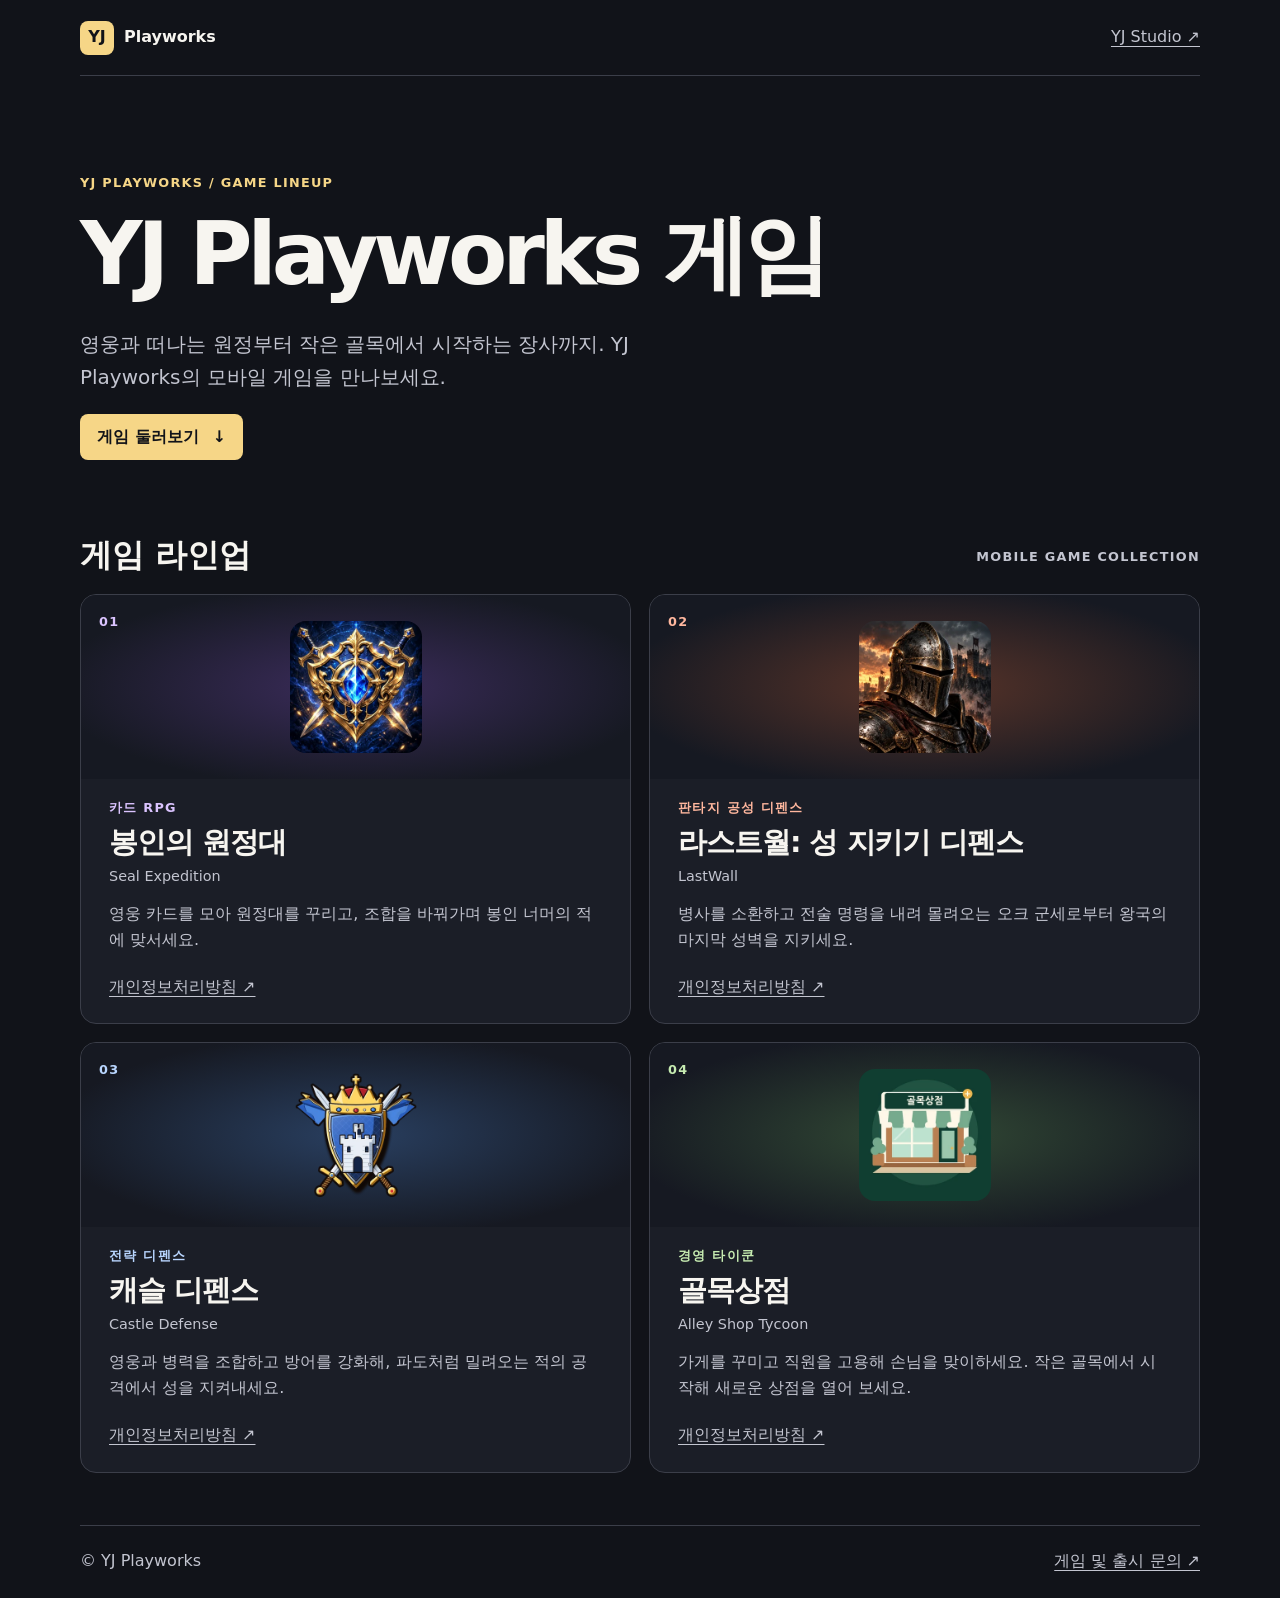
<file: games/index.html>
<!doctype html>
<html lang="ko">
<head>
  <meta charset="utf-8">
  <meta name="viewport" content="width=device-width, initial-scale=1">
  <meta name="description" content="YJ Playworks의 모바일 게임 라인업. 카드 RPG, 전략 디펜스, 경영 타이쿤을 만나보세요.">
  <title>YJ Playworks · 게임</title>
  <link rel="canonical" href="https://yjstudio-apps.github.io/games/">
  <link rel="stylesheet" href="games.css">
</head>
<body>
  <a class="skip" href="#lineup">게임 목록으로 건너뛰기</a>
  <header class="wrap top">
    <a class="brand" href="./"><span aria-hidden="true">YJ</span> Playworks</a>
    <a class="link" href="../">YJ Studio ↗</a>
  </header>
  <main class="wrap">
    <section class="hero" aria-labelledby="title">
      <p class="eyebrow">YJ PLAYWORKS / GAME LINEUP</p>
      <h1 id="title">YJ Playworks 게임</h1>
      <p class="intro">영웅과 떠나는 원정부터 작은 골목에서 시작하는 장사까지. YJ Playworks의 모바일 게임을 만나보세요.</p>
      <a class="cta" href="#lineup">게임 둘러보기 <span aria-hidden="true">↓</span></a>
    </section>
    <section id="lineup" aria-labelledby="lineup-title">
      <div class="section-head">
        <h2 id="lineup-title">게임 라인업</h2>
        <span>MOBILE GAME COLLECTION</span>
      </div>
      <div class="grid">
        <article class="card seal">
          <div class="art"><span class="game-number" aria-hidden="true"></span><img src="assets/seal.webp" alt=""></div>
          <div class="content">
            <p class="genre">카드 RPG</p>
            <h3>봉인의 원정대</h3>
            <p class="en" lang="en">Seal Expedition</p>
            <p>영웅 카드를 모아 원정대를 꾸리고, 조합을 바꿔가며 봉인 너머의 적에 맞서세요.</p>
            <a class="link" href="../privacy/seal-expedition/" aria-label="봉인의 원정대 개인정보처리방침">개인정보처리방침 ↗</a>
          </div>
        </article>
        <article class="card lastwall">
          <div class="art"><span class="game-number" aria-hidden="true"></span><img src="assets/lastwall.webp" alt=""></div>
          <div class="content">
            <p class="genre">판타지 공성 디펜스</p>
            <h3>라스트월: 성 지키기 디펜스</h3>
            <p class="en" lang="en">LastWall</p>
            <p>병사를 소환하고 전술 명령을 내려 몰려오는 오크 군세로부터 왕국의 마지막 성벽을 지키세요.</p>
            <a class="link" href="../privacy/lastwall/" aria-label="라스트월 개인정보처리방침">개인정보처리방침 ↗</a>
          </div>
        </article>
        <article class="card castle">
          <div class="art"><span class="game-number" aria-hidden="true"></span><img src="assets/castle.webp" alt=""></div>
          <div class="content">
            <p class="genre">전략 디펜스</p>
            <h3>캐슬 디펜스</h3>
            <p class="en" lang="en">Castle Defense</p>
            <p>영웅과 병력을 조합하고 방어를 강화해, 파도처럼 밀려오는 적의 공격에서 성을 지켜내세요.</p>
            <a class="link" href="../privacy/castle-defense/" aria-label="캐슬 디펜스 개인정보처리방침">개인정보처리방침 ↗</a>
          </div>
        </article>
        <article class="card alley">
          <div class="art"><span class="game-number" aria-hidden="true"></span><img src="assets/alley.webp" alt=""></div>
          <div class="content">
            <p class="genre">경영 타이쿤</p>
            <h3>골목상점</h3>
            <p class="en" lang="en">Alley Shop Tycoon</p>
            <p>가게를 꾸미고 직원을 고용해 손님을 맞이하세요. 작은 골목에서 시작해 새로운 상점을 열어 보세요.</p>
            <a class="link" href="../privacy/golmok-shop/" aria-label="골목상점 개인정보처리방침">개인정보처리방침 ↗</a>
          </div>
        </article>
      </div>
    </section>
  </main>
  <footer class="wrap foot">
    <span>© YJ Playworks</span>
    <a class="link" href="mailto:yjstudio.apps@gmail.com">게임 및 출시 문의 ↗</a>
  </footer>
</body>
</html>
</file>
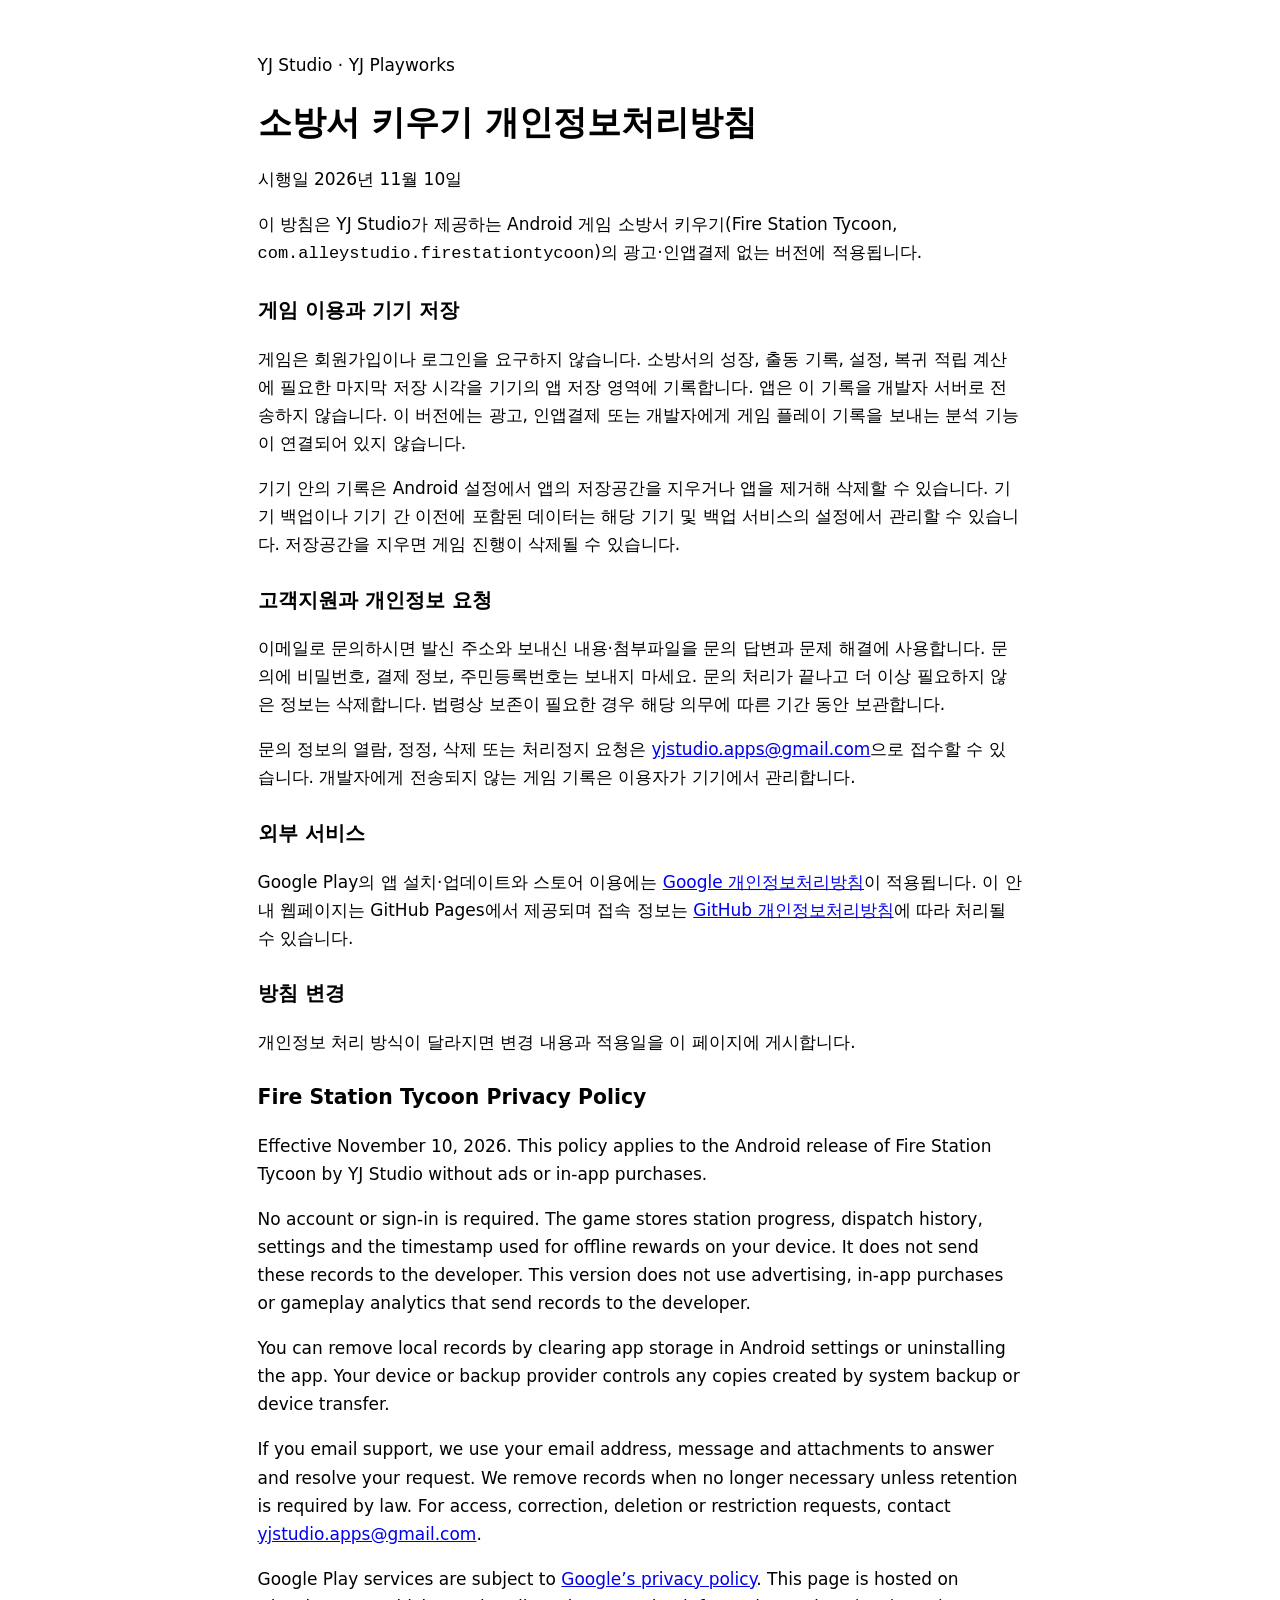
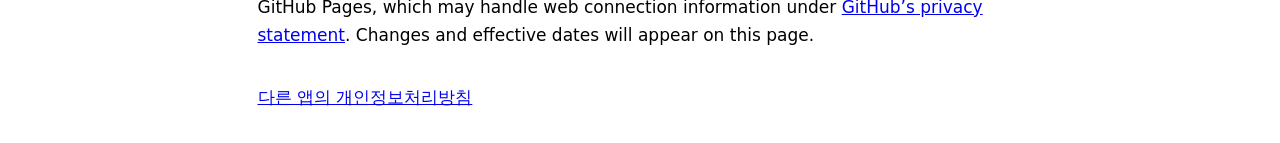
<file: privacy/firestation-tycoon/index.html>
<!doctype html>
<html lang="ko">
<meta charset="utf-8">
<meta name="viewport" content="width=device-width,initial-scale=1">
<meta name="description" content="소방서 키우기 Android 앱의 개인정보처리방침">
<title>소방서 키우기 개인정보처리방침 · YJ Studio</title>
<style>
  html { color-scheme: light dark; font: 17px/1.65 system-ui,sans-serif; }
  body { margin: 0 auto; padding: 2rem 1.15rem; max-width: 45rem; }
  h1 { line-height: 1.2; }
  h2 { margin-top: 1.5rem; font-size: 1.2rem; }
  a { overflow-wrap: anywhere; }
  code { overflow-wrap: anywhere; }
  footer { margin-top: 2rem; }
</style>
<main>
  <header>
    <p>YJ Studio · YJ Playworks</p>
    <h1>소방서 키우기 개인정보처리방침</h1>
    <p>시행일 <time datetime="2026-11-10">2026년 11월 10일</time></p>
  </header>
  <p>이 방침은 YJ Studio가 제공하는 Android 게임 소방서 키우기(Fire Station Tycoon, <code>com.alleystudio.firestationtycoon</code>)의 광고·인앱결제 없는 버전에 적용됩니다.</p>
  <h2>게임 이용과 기기 저장</h2>
  <p>게임은 회원가입이나 로그인을 요구하지 않습니다. 소방서의 성장, 출동 기록, 설정, 복귀 적립 계산에 필요한 마지막 저장 시각을 기기의 앱 저장 영역에 기록합니다. 앱은 이 기록을 개발자 서버로 전송하지 않습니다. 이 버전에는 광고, 인앱결제 또는 개발자에게 게임 플레이 기록을 보내는 분석 기능이 연결되어 있지 않습니다.</p>
  <p>기기 안의 기록은 Android 설정에서 앱의 저장공간을 지우거나 앱을 제거해 삭제할 수 있습니다. 기기 백업이나 기기 간 이전에 포함된 데이터는 해당 기기 및 백업 서비스의 설정에서 관리할 수 있습니다. 저장공간을 지우면 게임 진행이 삭제될 수 있습니다.</p>
  <h2>고객지원과 개인정보 요청</h2>
  <p>이메일로 문의하시면 발신 주소와 보내신 내용·첨부파일을 문의 답변과 문제 해결에 사용합니다. 문의에 비밀번호, 결제 정보, 주민등록번호는 보내지 마세요. 문의 처리가 끝나고 더 이상 필요하지 않은 정보는 삭제합니다. 법령상 보존이 필요한 경우 해당 의무에 따른 기간 동안 보관합니다.</p>
  <p>문의 정보의 열람, 정정, 삭제 또는 처리정지 요청은 <a href="mailto:yjstudio.apps@gmail.com">yjstudio.apps@gmail.com</a>으로 접수할 수 있습니다. 개발자에게 전송되지 않는 게임 기록은 이용자가 기기에서 관리합니다.</p>
  <h2>외부 서비스</h2>
  <p>Google Play의 앱 설치·업데이트와 스토어 이용에는 <a href="https://policies.google.com/privacy?hl=ko">Google 개인정보처리방침</a>이 적용됩니다. 이 안내 웹페이지는 GitHub Pages에서 제공되며 접속 정보는 <a href="https://docs.github.com/en/site-policy/privacy-policies/github-general-privacy-statement">GitHub 개인정보처리방침</a>에 따라 처리될 수 있습니다.</p>
  <h2>방침 변경</h2>
  <p>개인정보 처리 방식이 달라지면 변경 내용과 적용일을 이 페이지에 게시합니다.</p>
  <section lang="en" aria-labelledby="english">
    <h2 id="english">Fire Station Tycoon Privacy Policy</h2>
    <p>Effective November 10, 2026. This policy applies to the Android release of Fire Station Tycoon by YJ Studio without ads or in-app purchases.</p>
    <p>No account or sign-in is required. The game stores station progress, dispatch history, settings and the timestamp used for offline rewards on your device. It does not send these records to the developer. This version does not use advertising, in-app purchases or gameplay analytics that send records to the developer.</p>
    <p>You can remove local records by clearing app storage in Android settings or uninstalling the app. Your device or backup provider controls any copies created by system backup or device transfer.</p>
    <p>If you email support, we use your email address, message and attachments to answer and resolve your request. We remove records when no longer necessary unless retention is required by law. For access, correction, deletion or restriction requests, contact <a href="mailto:yjstudio.apps@gmail.com">yjstudio.apps@gmail.com</a>.</p>
    <p>Google Play services are subject to <a href="https://policies.google.com/privacy">Google’s privacy policy</a>. This page is hosted on GitHub Pages, which may handle web connection information under <a href="https://docs.github.com/en/site-policy/privacy-policies/github-general-privacy-statement">GitHub’s privacy statement</a>. Changes and effective dates will appear on this page.</p>
  </section>
</main>
<footer><a href="../">다른 앱의 개인정보처리방침</a></footer>
</html>
</file>
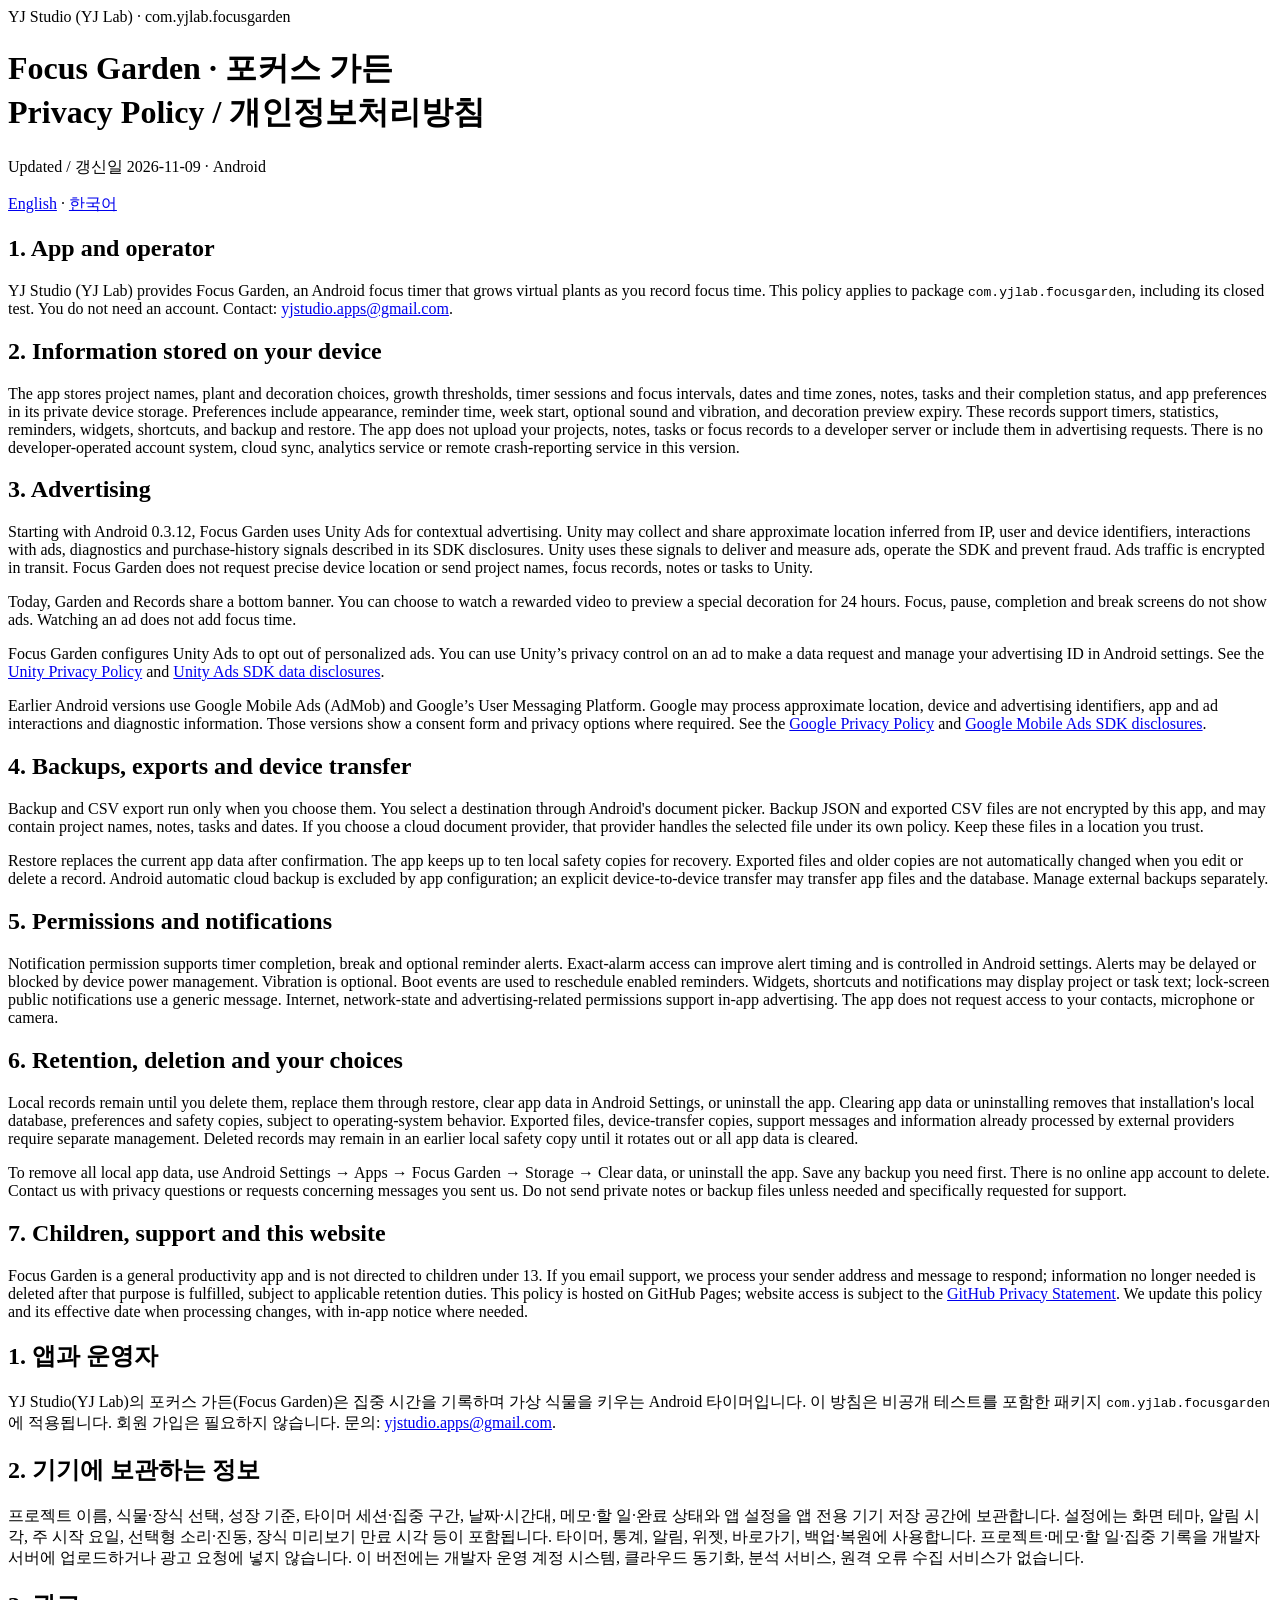
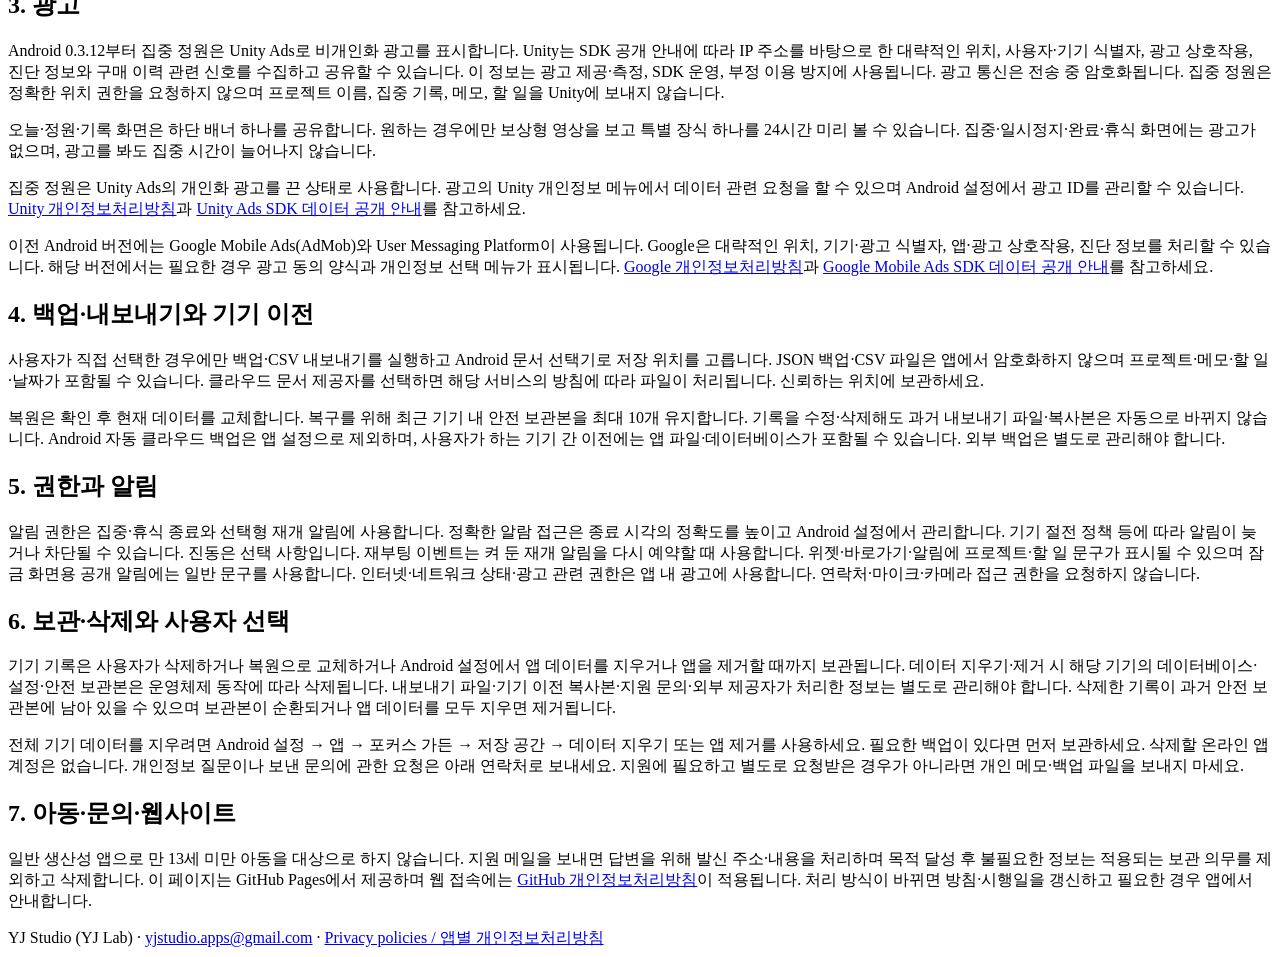
<file: privacy/focus-garden/index.html>
<!doctype html>
<html lang="en">
<head>
  <meta charset="utf-8">
  <meta name="viewport" content="width=device-width,initial-scale=1">
  <title>Focus Garden · 포커스 가든 — Privacy Policy</title>
  <meta name="description" content="Focus Garden privacy policy: local focus records, optional backups, notifications and in-app advertising.">
  <link rel="canonical" href="https://yjstudio-apps.github.io/privacy/focus-garden/">
  <link rel="stylesheet" href="https://yjstudio-apps.github.io/assets/style.css">
</head>
<body><main>
<header class="page">
  <span class="eyebrow">YJ Studio (YJ Lab) · com.yjlab.focusgarden</span>
  <h1>Focus Garden · 포커스 가든<br>Privacy Policy / 개인정보처리방침</h1>
  <p class="meta">Updated / 갱신일 2026-11-09 · Android</p>
  <nav aria-label="Language"><a href="#en">English</a> · <a href="#ko">한국어</a></nav>
</header>
<section id="en" lang="en" aria-label="English privacy policy">
<h2>1. App and operator</h2>
<p>YJ Studio (YJ Lab) provides Focus Garden, an Android focus timer that grows virtual plants as you record focus time. This policy applies to package <code>com.yjlab.focusgarden</code>, including its closed test. You do not need an account. Contact: <a href="mailto:yjstudio.apps@gmail.com">yjstudio.apps@gmail.com</a>.</p>
<h2>2. Information stored on your device</h2>
<p>The app stores project names, plant and decoration choices, growth thresholds, timer sessions and focus intervals, dates and time zones, notes, tasks and their completion status, and app preferences in its private device storage. Preferences include appearance, reminder time, week start, optional sound and vibration, and decoration preview expiry. These records support timers, statistics, reminders, widgets, shortcuts, and backup and restore. The app does not upload your projects, notes, tasks or focus records to a developer server or include them in advertising requests. There is no developer-operated account system, cloud sync, analytics service or remote crash-reporting service in this version.</p>
<h2>3. Advertising</h2>
<p>Starting with Android 0.3.12, Focus Garden uses Unity Ads for contextual advertising. Unity may collect and share approximate location inferred from IP, user and device identifiers, interactions with ads, diagnostics and purchase-history signals described in its SDK disclosures. Unity uses these signals to deliver and measure ads, operate the SDK and prevent fraud. Ads traffic is encrypted in transit. Focus Garden does not request precise device location or send project names, focus records, notes or tasks to Unity.</p>
<p>Today, Garden and Records share a bottom banner. You can choose to watch a rewarded video to preview a special decoration for 24 hours. Focus, pause, completion and break screens do not show ads. Watching an ad does not add focus time.</p>
<p>Focus Garden configures Unity Ads to opt out of personalized ads. You can use Unity’s privacy control on an ad to make a data request and manage your advertising ID in Android settings. See the <a href="https://unity.com/legal/privacy-policy">Unity Privacy Policy</a> and <a href="https://docs.unity.com/en-us/ads-android/4.21.0/privacy/developer-consent/disclosures/google-data-safety">Unity Ads SDK data disclosures</a>.</p>
<p>Earlier Android versions use Google Mobile Ads (AdMob) and Google’s User Messaging Platform. Google may process approximate location, device and advertising identifiers, app and ad interactions and diagnostic information. Those versions show a consent form and privacy options where required. See the <a href="https://policies.google.com/privacy">Google Privacy Policy</a> and <a href="https://developers.google.com/admob/android/privacy/play-data-disclosure">Google Mobile Ads SDK disclosures</a>.</p>
<h2>4. Backups, exports and device transfer</h2>
<p>Backup and CSV export run only when you choose them. You select a destination through Android's document picker. Backup JSON and exported CSV files are not encrypted by this app, and may contain project names, notes, tasks and dates. If you choose a cloud document provider, that provider handles the selected file under its own policy. Keep these files in a location you trust.</p>
<p>Restore replaces the current app data after confirmation. The app keeps up to ten local safety copies for recovery. Exported files and older copies are not automatically changed when you edit or delete a record. Android automatic cloud backup is excluded by app configuration; an explicit device-to-device transfer may transfer app files and the database. Manage external backups separately.</p>
<h2>5. Permissions and notifications</h2>
<p>Notification permission supports timer completion, break and optional reminder alerts. Exact-alarm access can improve alert timing and is controlled in Android settings. Alerts may be delayed or blocked by device power management. Vibration is optional. Boot events are used to reschedule enabled reminders. Widgets, shortcuts and notifications may display project or task text; lock-screen public notifications use a generic message. Internet, network-state and advertising-related permissions support in-app advertising. The app does not request access to your contacts, microphone or camera.</p>
<h2>6. Retention, deletion and your choices</h2>
<p>Local records remain until you delete them, replace them through restore, clear app data in Android Settings, or uninstall the app. Clearing app data or uninstalling removes that installation's local database, preferences and safety copies, subject to operating-system behavior. Exported files, device-transfer copies, support messages and information already processed by external providers require separate management. Deleted records may remain in an earlier local safety copy until it rotates out or all app data is cleared.</p>
<p>To remove all local app data, use Android Settings → Apps → Focus Garden → Storage → Clear data, or uninstall the app. Save any backup you need first. There is no online app account to delete. Contact us with privacy questions or requests concerning messages you sent us. Do not send private notes or backup files unless needed and specifically requested for support.</p>
<h2>7. Children, support and this website</h2>
<p>Focus Garden is a general productivity app and is not directed to children under 13. If you email support, we process your sender address and message to respond; information no longer needed is deleted after that purpose is fulfilled, subject to applicable retention duties. This policy is hosted on GitHub Pages; website access is subject to the <a href="https://docs.github.com/en/site-policy/privacy-policies/github-general-privacy-statement">GitHub Privacy Statement</a>. We update this policy and its effective date when processing changes, with in-app notice where needed.</p>
</section>
<section id="ko" lang="ko" aria-label="한국어 개인정보처리방침">
<h2>1. 앱과 운영자</h2>
<p>YJ Studio(YJ Lab)의 포커스 가든(Focus Garden)은 집중 시간을 기록하며 가상 식물을 키우는 Android 타이머입니다. 이 방침은 비공개 테스트를 포함한 패키지 <code>com.yjlab.focusgarden</code>에 적용됩니다. 회원 가입은 필요하지 않습니다. 문의: <a href="mailto:yjstudio.apps@gmail.com">yjstudio.apps@gmail.com</a>.</p>
<h2>2. 기기에 보관하는 정보</h2>
<p>프로젝트 이름, 식물·장식 선택, 성장 기준, 타이머 세션·집중 구간, 날짜·시간대, 메모·할 일·완료 상태와 앱 설정을 앱 전용 기기 저장 공간에 보관합니다. 설정에는 화면 테마, 알림 시각, 주 시작 요일, 선택형 소리·진동, 장식 미리보기 만료 시각 등이 포함됩니다. 타이머, 통계, 알림, 위젯, 바로가기, 백업·복원에 사용합니다. 프로젝트·메모·할 일·집중 기록을 개발자 서버에 업로드하거나 광고 요청에 넣지 않습니다. 이 버전에는 개발자 운영 계정 시스템, 클라우드 동기화, 분석 서비스, 원격 오류 수집 서비스가 없습니다.</p>
<h2>3. 광고</h2>
<p>Android 0.3.12부터 집중 정원은 Unity Ads로 비개인화 광고를 표시합니다. Unity는 SDK 공개 안내에 따라 IP 주소를 바탕으로 한 대략적인 위치, 사용자·기기 식별자, 광고 상호작용, 진단 정보와 구매 이력 관련 신호를 수집하고 공유할 수 있습니다. 이 정보는 광고 제공·측정, SDK 운영, 부정 이용 방지에 사용됩니다. 광고 통신은 전송 중 암호화됩니다. 집중 정원은 정확한 위치 권한을 요청하지 않으며 프로젝트 이름, 집중 기록, 메모, 할 일을 Unity에 보내지 않습니다.</p>
<p>오늘·정원·기록 화면은 하단 배너 하나를 공유합니다. 원하는 경우에만 보상형 영상을 보고 특별 장식 하나를 24시간 미리 볼 수 있습니다. 집중·일시정지·완료·휴식 화면에는 광고가 없으며, 광고를 봐도 집중 시간이 늘어나지 않습니다.</p>
<p>집중 정원은 Unity Ads의 개인화 광고를 끈 상태로 사용합니다. 광고의 Unity 개인정보 메뉴에서 데이터 관련 요청을 할 수 있으며 Android 설정에서 광고 ID를 관리할 수 있습니다. <a href="https://unity.com/legal/privacy-policy">Unity 개인정보처리방침</a>과 <a href="https://docs.unity.com/en-us/ads-android/4.21.0/privacy/developer-consent/disclosures/google-data-safety">Unity Ads SDK 데이터 공개 안내</a>를 참고하세요.</p>
<p>이전 Android 버전에는 Google Mobile Ads(AdMob)와 User Messaging Platform이 사용됩니다. Google은 대략적인 위치, 기기·광고 식별자, 앱·광고 상호작용, 진단 정보를 처리할 수 있습니다. 해당 버전에서는 필요한 경우 광고 동의 양식과 개인정보 선택 메뉴가 표시됩니다. <a href="https://policies.google.com/privacy">Google 개인정보처리방침</a>과 <a href="https://developers.google.com/admob/android/privacy/play-data-disclosure">Google Mobile Ads SDK 데이터 공개 안내</a>를 참고하세요.</p>
<h2>4. 백업·내보내기와 기기 이전</h2>
<p>사용자가 직접 선택한 경우에만 백업·CSV 내보내기를 실행하고 Android 문서 선택기로 저장 위치를 고릅니다. JSON 백업·CSV 파일은 앱에서 암호화하지 않으며 프로젝트·메모·할 일·날짜가 포함될 수 있습니다. 클라우드 문서 제공자를 선택하면 해당 서비스의 방침에 따라 파일이 처리됩니다. 신뢰하는 위치에 보관하세요.</p>
<p>복원은 확인 후 현재 데이터를 교체합니다. 복구를 위해 최근 기기 내 안전 보관본을 최대 10개 유지합니다. 기록을 수정·삭제해도 과거 내보내기 파일·복사본은 자동으로 바뀌지 않습니다. Android 자동 클라우드 백업은 앱 설정으로 제외하며, 사용자가 하는 기기 간 이전에는 앱 파일·데이터베이스가 포함될 수 있습니다. 외부 백업은 별도로 관리해야 합니다.</p>
<h2>5. 권한과 알림</h2>
<p>알림 권한은 집중·휴식 종료와 선택형 재개 알림에 사용합니다. 정확한 알람 접근은 종료 시각의 정확도를 높이고 Android 설정에서 관리합니다. 기기 절전 정책 등에 따라 알림이 늦거나 차단될 수 있습니다. 진동은 선택 사항입니다. 재부팅 이벤트는 켜 둔 재개 알림을 다시 예약할 때 사용합니다. 위젯·바로가기·알림에 프로젝트·할 일 문구가 표시될 수 있으며 잠금 화면용 공개 알림에는 일반 문구를 사용합니다. 인터넷·네트워크 상태·광고 관련 권한은 앱 내 광고에 사용합니다. 연락처·마이크·카메라 접근 권한을 요청하지 않습니다.</p>
<h2>6. 보관·삭제와 사용자 선택</h2>
<p>기기 기록은 사용자가 삭제하거나 복원으로 교체하거나 Android 설정에서 앱 데이터를 지우거나 앱을 제거할 때까지 보관됩니다. 데이터 지우기·제거 시 해당 기기의 데이터베이스·설정·안전 보관본은 운영체제 동작에 따라 삭제됩니다. 내보내기 파일·기기 이전 복사본·지원 문의·외부 제공자가 처리한 정보는 별도로 관리해야 합니다. 삭제한 기록이 과거 안전 보관본에 남아 있을 수 있으며 보관본이 순환되거나 앱 데이터를 모두 지우면 제거됩니다.</p>
<p>전체 기기 데이터를 지우려면 Android 설정 → 앱 → 포커스 가든 → 저장 공간 → 데이터 지우기 또는 앱 제거를 사용하세요. 필요한 백업이 있다면 먼저 보관하세요. 삭제할 온라인 앱 계정은 없습니다. 개인정보 질문이나 보낸 문의에 관한 요청은 아래 연락처로 보내세요. 지원에 필요하고 별도로 요청받은 경우가 아니라면 개인 메모·백업 파일을 보내지 마세요.</p>
<h2>7. 아동·문의·웹사이트</h2>
<p>일반 생산성 앱으로 만 13세 미만 아동을 대상으로 하지 않습니다. 지원 메일을 보내면 답변을 위해 발신 주소·내용을 처리하며 목적 달성 후 불필요한 정보는 적용되는 보관 의무를 제외하고 삭제합니다. 이 페이지는 GitHub Pages에서 제공하며 웹 접속에는 <a href="https://docs.github.com/en/site-policy/privacy-policies/github-general-privacy-statement">GitHub 개인정보처리방침</a>이 적용됩니다. 처리 방식이 바뀌면 방침·시행일을 갱신하고 필요한 경우 앱에서 안내합니다.</p>
</section>
<footer>YJ Studio (YJ Lab) · <a href="mailto:yjstudio.apps@gmail.com">yjstudio.apps@gmail.com</a> · <a href="https://yjstudio-apps.github.io/privacy/">Privacy policies / 앱별 개인정보처리방침</a></footer>
</main></body>
</html>
</file>
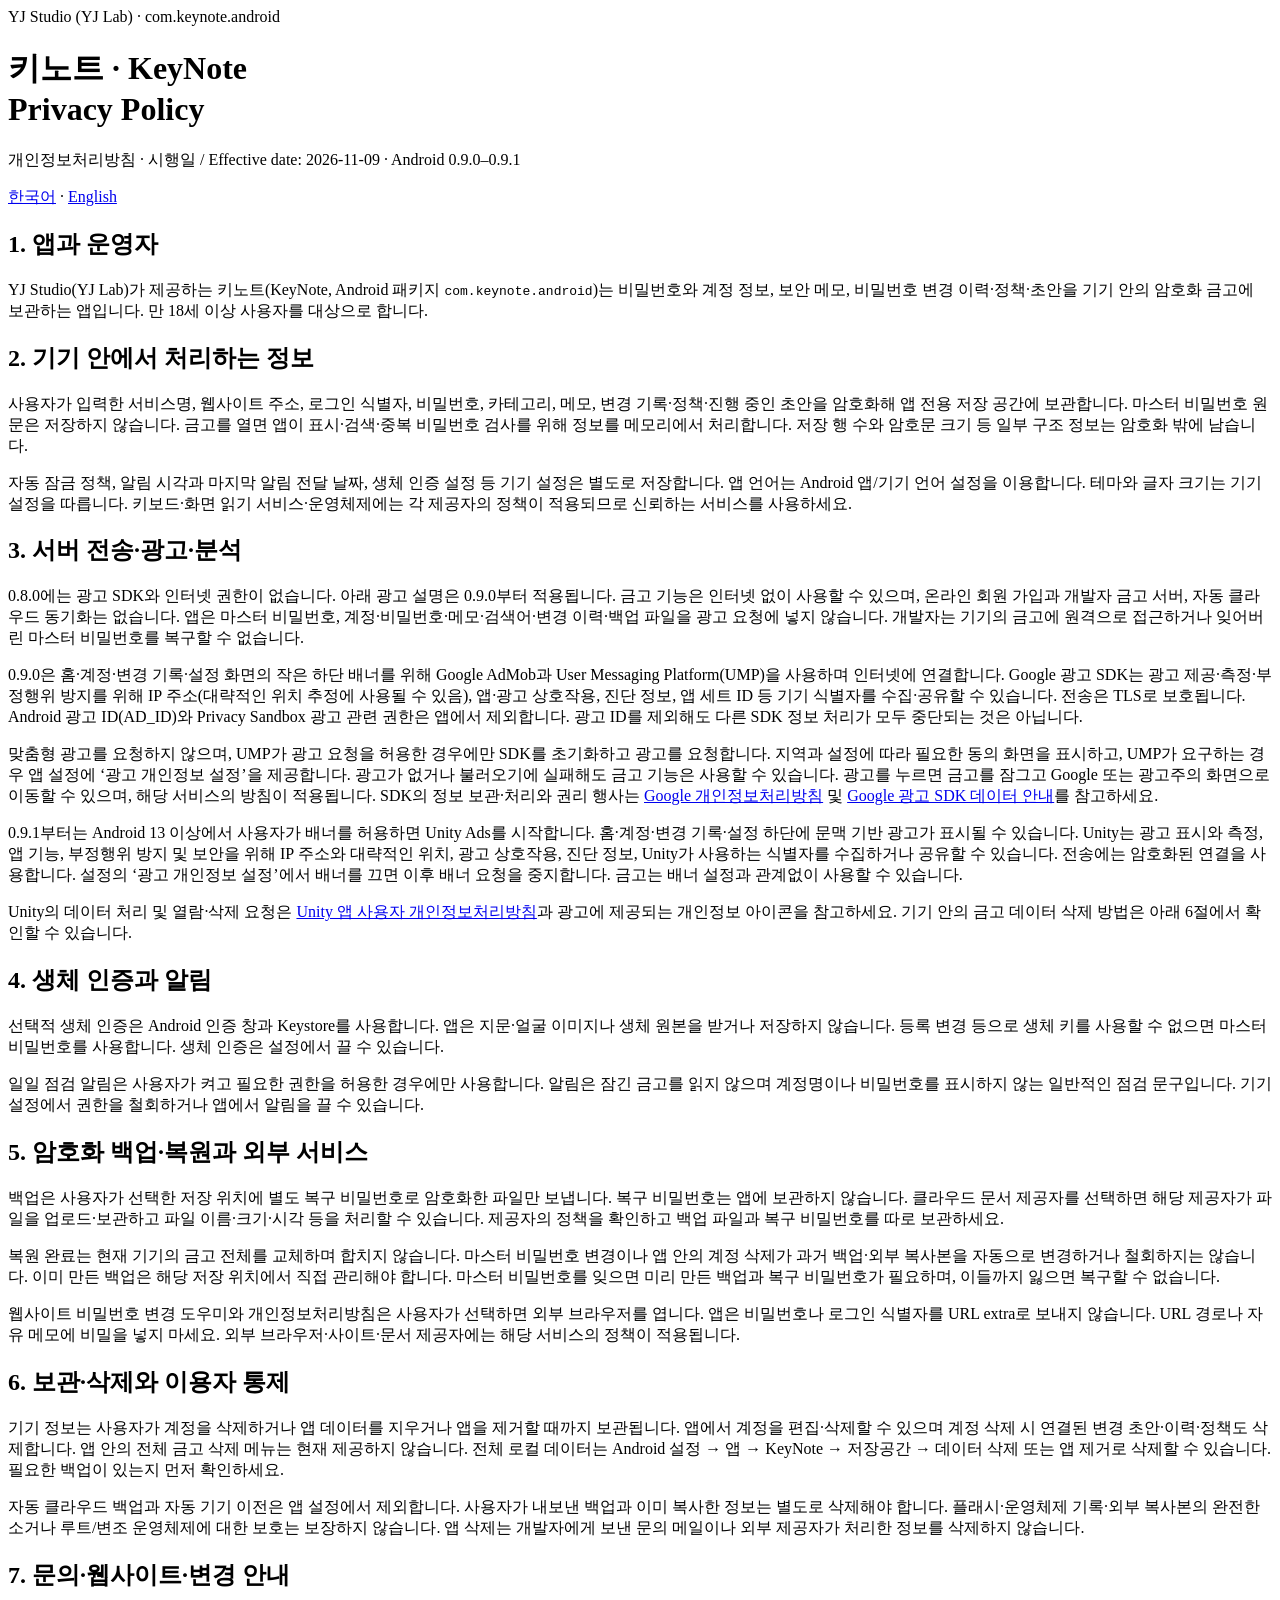
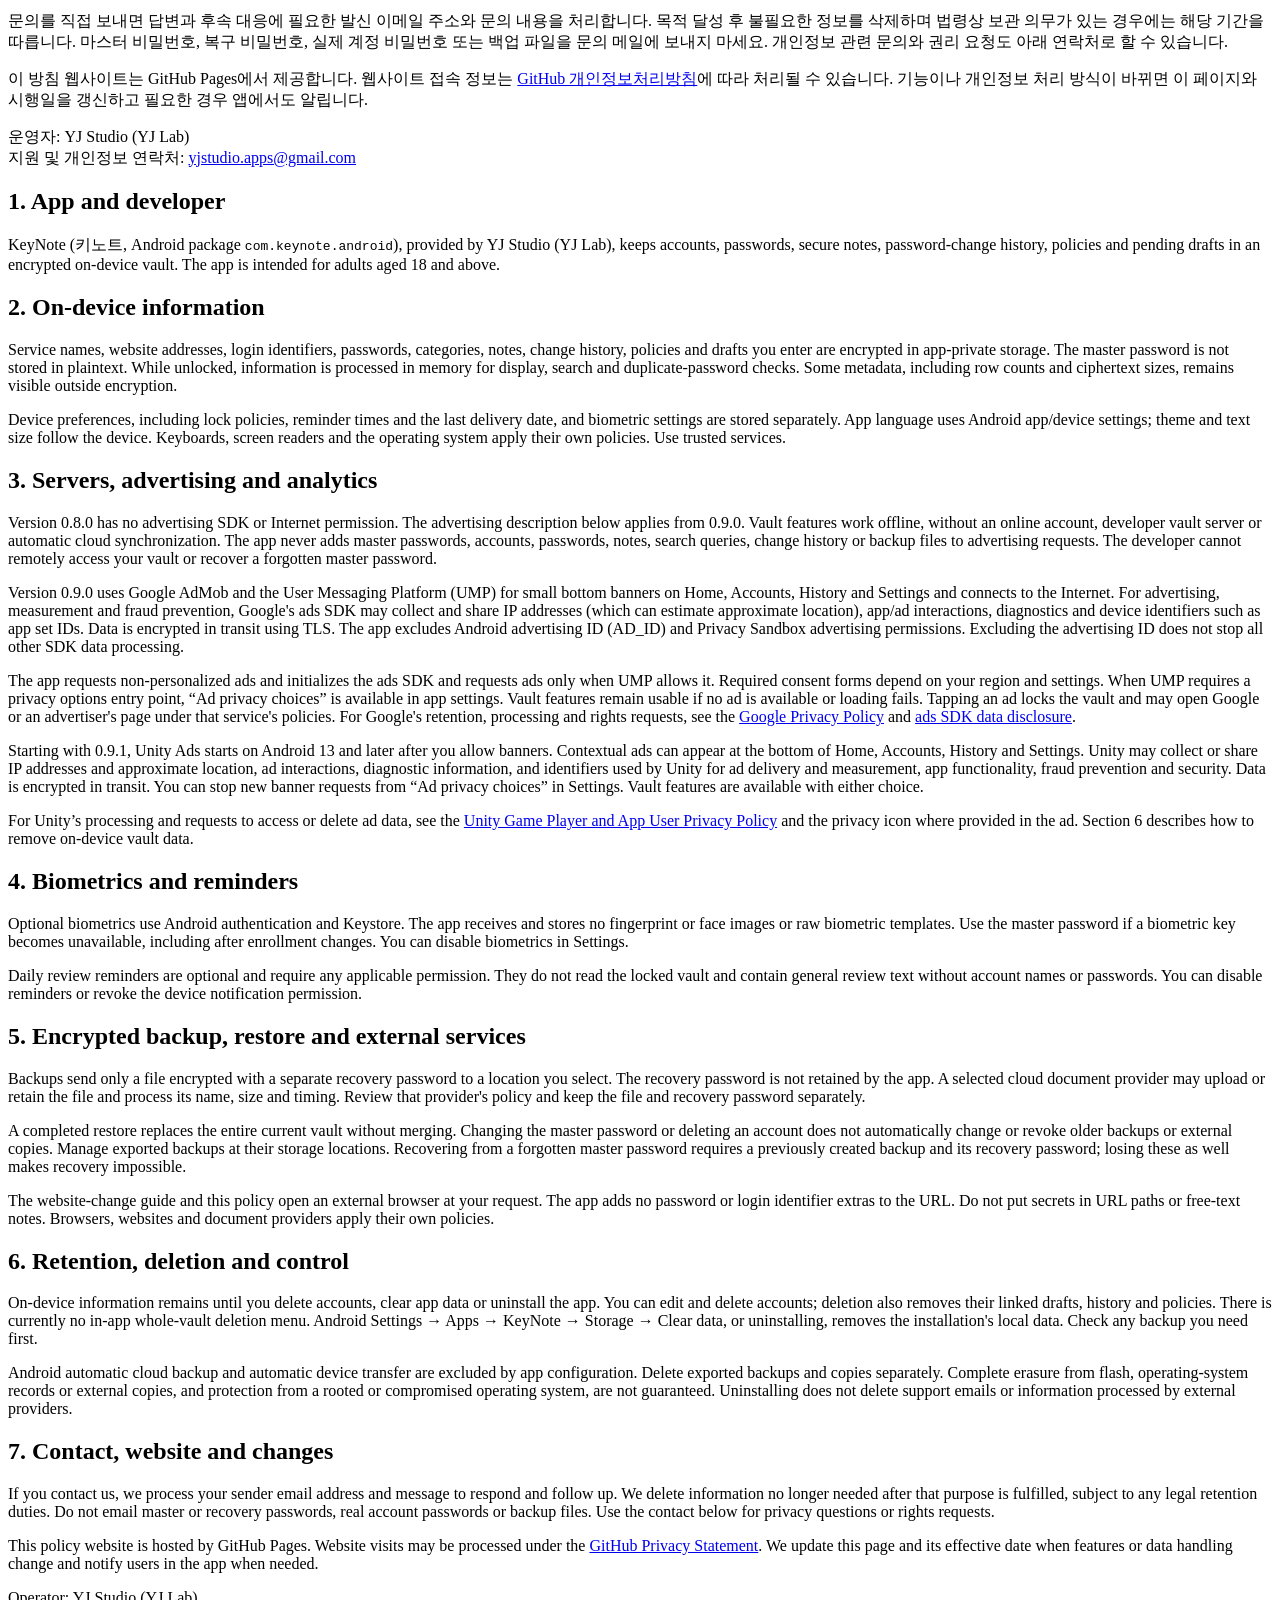
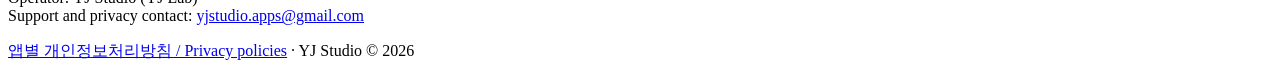
<file: privacy/keynote/index.html>
<!doctype html>
<html lang="ko">
<head>
  <meta charset="utf-8">
  <meta name="viewport" content="width=device-width,initial-scale=1">
  <title>키노트 · KeyNote 개인정보처리방침 / Privacy Policy</title>
  <meta name="description" content="YJ Studio의 키노트(KeyNote) 개인정보처리방침 — 기기 내 암호화 금고, 백업 및 삭제 안내">
  <link rel="canonical" href="https://yjstudio-apps.github.io/privacy/keynote/">
  <link rel="stylesheet" href="https://yjstudio-apps.github.io/assets/style.css">
</head>
<body><main>
<header class="page">
  <span class="eyebrow">YJ Studio (YJ Lab) · com.keynote.android</span>
  <h1>키노트 · KeyNote<br><span lang="en">Privacy Policy</span></h1>
  <p class="meta">개인정보처리방침 · 시행일 / Effective date: 2026-11-09 · Android 0.9.0–0.9.1</p>
  <nav aria-label="Language"><a href="#ko">한국어</a> · <a href="#en">English</a></nav>
</header>
<section id="ko" lang="ko" aria-label="한국어 개인정보처리방침">
<h2>1. 앱과 운영자</h2>
<p>YJ Studio(YJ Lab)가 제공하는 키노트(KeyNote, Android 패키지 <code>com.keynote.android</code>)는 비밀번호와 계정 정보, 보안 메모, 비밀번호 변경 이력·정책·초안을 기기 안의 암호화 금고에 보관하는 앱입니다. 만 18세 이상 사용자를 대상으로 합니다.</p>
<h2>2. 기기 안에서 처리하는 정보</h2>
<p>사용자가 입력한 서비스명, 웹사이트 주소, 로그인 식별자, 비밀번호, 카테고리, 메모, 변경 기록·정책·진행 중인 초안을 암호화해 앱 전용 저장 공간에 보관합니다. 마스터 비밀번호 원문은 저장하지 않습니다. 금고를 열면 앱이 표시·검색·중복 비밀번호 검사를 위해 정보를 메모리에서 처리합니다. 저장 행 수와 암호문 크기 등 일부 구조 정보는 암호화 밖에 남습니다.</p>
<p>자동 잠금 정책, 알림 시각과 마지막 알림 전달 날짜, 생체 인증 설정 등 기기 설정은 별도로 저장합니다. 앱 언어는 Android 앱/기기 언어 설정을 이용합니다. 테마와 글자 크기는 기기 설정을 따릅니다. 키보드·화면 읽기 서비스·운영체제에는 각 제공자의 정책이 적용되므로 신뢰하는 서비스를 사용하세요.</p>
<h2>3. 서버 전송·광고·분석</h2>
<p>0.8.0에는 광고 SDK와 인터넷 권한이 없습니다. 아래 광고 설명은 0.9.0부터 적용됩니다. 금고 기능은 인터넷 없이 사용할 수 있으며, 온라인 회원 가입과 개발자 금고 서버, 자동 클라우드 동기화는 없습니다. 앱은 마스터 비밀번호, 계정·비밀번호·메모·검색어·변경 이력·백업 파일을 광고 요청에 넣지 않습니다. 개발자는 기기의 금고에 원격으로 접근하거나 잊어버린 마스터 비밀번호를 복구할 수 없습니다.</p>
<p>0.9.0은 홈·계정·변경 기록·설정 화면의 작은 하단 배너를 위해 Google AdMob과 User Messaging Platform(UMP)을 사용하며 인터넷에 연결합니다. Google 광고 SDK는 광고 제공·측정·부정행위 방지를 위해 IP 주소(대략적인 위치 추정에 사용될 수 있음), 앱·광고 상호작용, 진단 정보, 앱 세트 ID 등 기기 식별자를 수집·공유할 수 있습니다. 전송은 TLS로 보호됩니다. Android 광고 ID(AD_ID)와 Privacy Sandbox 광고 관련 권한은 앱에서 제외합니다. 광고 ID를 제외해도 다른 SDK 정보 처리가 모두 중단되는 것은 아닙니다.</p>
<p>맞춤형 광고를 요청하지 않으며, UMP가 광고 요청을 허용한 경우에만 SDK를 초기화하고 광고를 요청합니다. 지역과 설정에 따라 필요한 동의 화면을 표시하고, UMP가 요구하는 경우 앱 설정에 ‘광고 개인정보 설정’을 제공합니다. 광고가 없거나 불러오기에 실패해도 금고 기능은 사용할 수 있습니다. 광고를 누르면 금고를 잠그고 Google 또는 광고주의 화면으로 이동할 수 있으며, 해당 서비스의 방침이 적용됩니다. SDK의 정보 보관·처리와 권리 행사는 <a href="https://policies.google.com/privacy">Google 개인정보처리방침</a> 및 <a href="https://developers.google.com/admob/android/privacy/play-data-disclosure">Google 광고 SDK 데이터 안내</a>를 참고하세요.</p>
<p>0.9.1부터는 Android 13 이상에서 사용자가 배너를 허용하면 Unity Ads를 시작합니다. 홈·계정·변경 기록·설정 하단에 문맥 기반 광고가 표시될 수 있습니다. Unity는 광고 표시와 측정, 앱 기능, 부정행위 방지 및 보안을 위해 IP 주소와 대략적인 위치, 광고 상호작용, 진단 정보, Unity가 사용하는 식별자를 수집하거나 공유할 수 있습니다. 전송에는 암호화된 연결을 사용합니다. 설정의 ‘광고 개인정보 설정’에서 배너를 끄면 이후 배너 요청을 중지합니다. 금고는 배너 설정과 관계없이 사용할 수 있습니다.</p>
<p id="unity-ads-deletion">Unity의 데이터 처리 및 열람·삭제 요청은 <a href="https://unity.com/legal/game-player-and-app-user-privacy-policy">Unity 앱 사용자 개인정보처리방침</a>과 광고에 제공되는 개인정보 아이콘을 참고하세요. 기기 안의 금고 데이터 삭제 방법은 아래 6절에서 확인할 수 있습니다.</p>
<h2>4. 생체 인증과 알림</h2>
<p>선택적 생체 인증은 Android 인증 창과 Keystore를 사용합니다. 앱은 지문·얼굴 이미지나 생체 원본을 받거나 저장하지 않습니다. 등록 변경 등으로 생체 키를 사용할 수 없으면 마스터 비밀번호를 사용합니다. 생체 인증은 설정에서 끌 수 있습니다.</p>
<p>일일 점검 알림은 사용자가 켜고 필요한 권한을 허용한 경우에만 사용합니다. 알림은 잠긴 금고를 읽지 않으며 계정명이나 비밀번호를 표시하지 않는 일반적인 점검 문구입니다. 기기 설정에서 권한을 철회하거나 앱에서 알림을 끌 수 있습니다.</p>
<h2>5. 암호화 백업·복원과 외부 서비스</h2>
<p>백업은 사용자가 선택한 저장 위치에 별도 복구 비밀번호로 암호화한 파일만 보냅니다. 복구 비밀번호는 앱에 보관하지 않습니다. 클라우드 문서 제공자를 선택하면 해당 제공자가 파일을 업로드·보관하고 파일 이름·크기·시각 등을 처리할 수 있습니다. 제공자의 정책을 확인하고 백업 파일과 복구 비밀번호를 따로 보관하세요.</p>
<p>복원 완료는 현재 기기의 금고 전체를 교체하며 합치지 않습니다. 마스터 비밀번호 변경이나 앱 안의 계정 삭제가 과거 백업·외부 복사본을 자동으로 변경하거나 철회하지는 않습니다. 이미 만든 백업은 해당 저장 위치에서 직접 관리해야 합니다. 마스터 비밀번호를 잊으면 미리 만든 백업과 복구 비밀번호가 필요하며, 이들까지 잃으면 복구할 수 없습니다.</p>
<p>웹사이트 비밀번호 변경 도우미와 개인정보처리방침은 사용자가 선택하면 외부 브라우저를 엽니다. 앱은 비밀번호나 로그인 식별자를 URL extra로 보내지 않습니다. URL 경로나 자유 메모에 비밀을 넣지 마세요. 외부 브라우저·사이트·문서 제공자에는 해당 서비스의 정책이 적용됩니다.</p>
<h2>6. 보관·삭제와 이용자 통제</h2>
<p>기기 정보는 사용자가 계정을 삭제하거나 앱 데이터를 지우거나 앱을 제거할 때까지 보관됩니다. 앱에서 계정을 편집·삭제할 수 있으며 계정 삭제 시 연결된 변경 초안·이력·정책도 삭제합니다. 앱 안의 전체 금고 삭제 메뉴는 현재 제공하지 않습니다. 전체 로컬 데이터는 Android 설정 → 앱 → KeyNote → 저장공간 → 데이터 삭제 또는 앱 제거로 삭제할 수 있습니다. 필요한 백업이 있는지 먼저 확인하세요.</p>
<p>자동 클라우드 백업과 자동 기기 이전은 앱 설정에서 제외합니다. 사용자가 내보낸 백업과 이미 복사한 정보는 별도로 삭제해야 합니다. 플래시·운영체제 기록·외부 복사본의 완전한 소거나 루트/변조 운영체제에 대한 보호는 보장하지 않습니다. 앱 삭제는 개발자에게 보낸 문의 메일이나 외부 제공자가 처리한 정보를 삭제하지 않습니다.</p>
<h2>7. 문의·웹사이트·변경 안내</h2>
<p>문의를 직접 보내면 답변과 후속 대응에 필요한 발신 이메일 주소와 문의 내용을 처리합니다. 목적 달성 후 불필요한 정보를 삭제하며 법령상 보관 의무가 있는 경우에는 해당 기간을 따릅니다. 마스터 비밀번호, 복구 비밀번호, 실제 계정 비밀번호 또는 백업 파일을 문의 메일에 보내지 마세요. 개인정보 관련 문의와 권리 요청도 아래 연락처로 할 수 있습니다.</p>
<p>이 방침 웹사이트는 GitHub Pages에서 제공합니다. 웹사이트 접속 정보는 <a href="https://docs.github.com/en/site-policy/privacy-policies/github-general-privacy-statement">GitHub 개인정보처리방침</a>에 따라 처리될 수 있습니다. 기능이나 개인정보 처리 방식이 바뀌면 이 페이지와 시행일을 갱신하고 필요한 경우 앱에서도 알립니다.</p>
<p>운영자: YJ Studio (YJ Lab)<br>지원 및 개인정보 연락처: <a href="mailto:yjstudio.apps@gmail.com">yjstudio.apps@gmail.com</a></p>
</section>
<section id="en" lang="en" aria-label="English privacy policy">
<h2>1. App and developer</h2>
<p>KeyNote (키노트, Android package <code>com.keynote.android</code>), provided by YJ Studio (YJ Lab), keeps accounts, passwords, secure notes, password-change history, policies and pending drafts in an encrypted on-device vault. The app is intended for adults aged 18 and above.</p>
<h2>2. On-device information</h2>
<p>Service names, website addresses, login identifiers, passwords, categories, notes, change history, policies and drafts you enter are encrypted in app-private storage. The master password is not stored in plaintext. While unlocked, information is processed in memory for display, search and duplicate-password checks. Some metadata, including row counts and ciphertext sizes, remains visible outside encryption.</p>
<p>Device preferences, including lock policies, reminder times and the last delivery date, and biometric settings are stored separately. App language uses Android app/device settings; theme and text size follow the device. Keyboards, screen readers and the operating system apply their own policies. Use trusted services.</p>
<h2>3. Servers, advertising and analytics</h2>
<p>Version 0.8.0 has no advertising SDK or Internet permission. The advertising description below applies from 0.9.0. Vault features work offline, without an online account, developer vault server or automatic cloud synchronization. The app never adds master passwords, accounts, passwords, notes, search queries, change history or backup files to advertising requests. The developer cannot remotely access your vault or recover a forgotten master password.</p>
<p>Version 0.9.0 uses Google AdMob and the User Messaging Platform (UMP) for small bottom banners on Home, Accounts, History and Settings and connects to the Internet. For advertising, measurement and fraud prevention, Google's ads SDK may collect and share IP addresses (which can estimate approximate location), app/ad interactions, diagnostics and device identifiers such as app set IDs. Data is encrypted in transit using TLS. The app excludes Android advertising ID (AD_ID) and Privacy Sandbox advertising permissions. Excluding the advertising ID does not stop all other SDK data processing.</p>
<p>The app requests non-personalized ads and initializes the ads SDK and requests ads only when UMP allows it. Required consent forms depend on your region and settings. When UMP requires a privacy options entry point, “Ad privacy choices” is available in app settings. Vault features remain usable if no ad is available or loading fails. Tapping an ad locks the vault and may open Google or an advertiser's page under that service's policies. For Google's retention, processing and rights requests, see the <a href="https://policies.google.com/privacy">Google Privacy Policy</a> and <a href="https://developers.google.com/admob/android/privacy/play-data-disclosure">ads SDK data disclosure</a>.</p>
<p>Starting with 0.9.1, Unity Ads starts on Android 13 and later after you allow banners. Contextual ads can appear at the bottom of Home, Accounts, History and Settings. Unity may collect or share IP addresses and approximate location, ad interactions, diagnostic information, and identifiers used by Unity for ad delivery and measurement, app functionality, fraud prevention and security. Data is encrypted in transit. You can stop new banner requests from “Ad privacy choices” in Settings. Vault features are available with either choice.</p>
<p>For Unity’s processing and requests to access or delete ad data, see the <a href="https://unity.com/legal/game-player-and-app-user-privacy-policy">Unity Game Player and App User Privacy Policy</a> and the privacy icon where provided in the ad. Section 6 describes how to remove on-device vault data.</p>
<h2>4. Biometrics and reminders</h2>
<p>Optional biometrics use Android authentication and Keystore. The app receives and stores no fingerprint or face images or raw biometric templates. Use the master password if a biometric key becomes unavailable, including after enrollment changes. You can disable biometrics in Settings.</p>
<p>Daily review reminders are optional and require any applicable permission. They do not read the locked vault and contain general review text without account names or passwords. You can disable reminders or revoke the device notification permission.</p>
<h2>5. Encrypted backup, restore and external services</h2>
<p>Backups send only a file encrypted with a separate recovery password to a location you select. The recovery password is not retained by the app. A selected cloud document provider may upload or retain the file and process its name, size and timing. Review that provider's policy and keep the file and recovery password separately.</p>
<p>A completed restore replaces the entire current vault without merging. Changing the master password or deleting an account does not automatically change or revoke older backups or external copies. Manage exported backups at their storage locations. Recovering from a forgotten master password requires a previously created backup and its recovery password; losing these as well makes recovery impossible.</p>
<p>The website-change guide and this policy open an external browser at your request. The app adds no password or login identifier extras to the URL. Do not put secrets in URL paths or free-text notes. Browsers, websites and document providers apply their own policies.</p>
<h2>6. Retention, deletion and control</h2>
<p>On-device information remains until you delete accounts, clear app data or uninstall the app. You can edit and delete accounts; deletion also removes their linked drafts, history and policies. There is currently no in-app whole-vault deletion menu. Android Settings → Apps → KeyNote → Storage → Clear data, or uninstalling, removes the installation's local data. Check any backup you need first.</p>
<p>Android automatic cloud backup and automatic device transfer are excluded by app configuration. Delete exported backups and copies separately. Complete erasure from flash, operating-system records or external copies, and protection from a rooted or compromised operating system, are not guaranteed. Uninstalling does not delete support emails or information processed by external providers.</p>
<h2>7. Contact, website and changes</h2>
<p>If you contact us, we process your sender email address and message to respond and follow up. We delete information no longer needed after that purpose is fulfilled, subject to any legal retention duties. Do not email master or recovery passwords, real account passwords or backup files. Use the contact below for privacy questions or rights requests.</p>
<p>This policy website is hosted by GitHub Pages. Website visits may be processed under the <a href="https://docs.github.com/en/site-policy/privacy-policies/github-general-privacy-statement">GitHub Privacy Statement</a>. We update this page and its effective date when features or data handling change and notify users in the app when needed.</p>
<p>Operator: YJ Studio (YJ Lab)<br>Support and privacy contact: <a href="mailto:yjstudio.apps@gmail.com">yjstudio.apps@gmail.com</a></p>
</section>
<footer><a href="https://yjstudio-apps.github.io/privacy/">앱별 개인정보처리방침 / Privacy policies</a> · YJ Studio © 2026</footer>
</main></body>
</html>
</file>
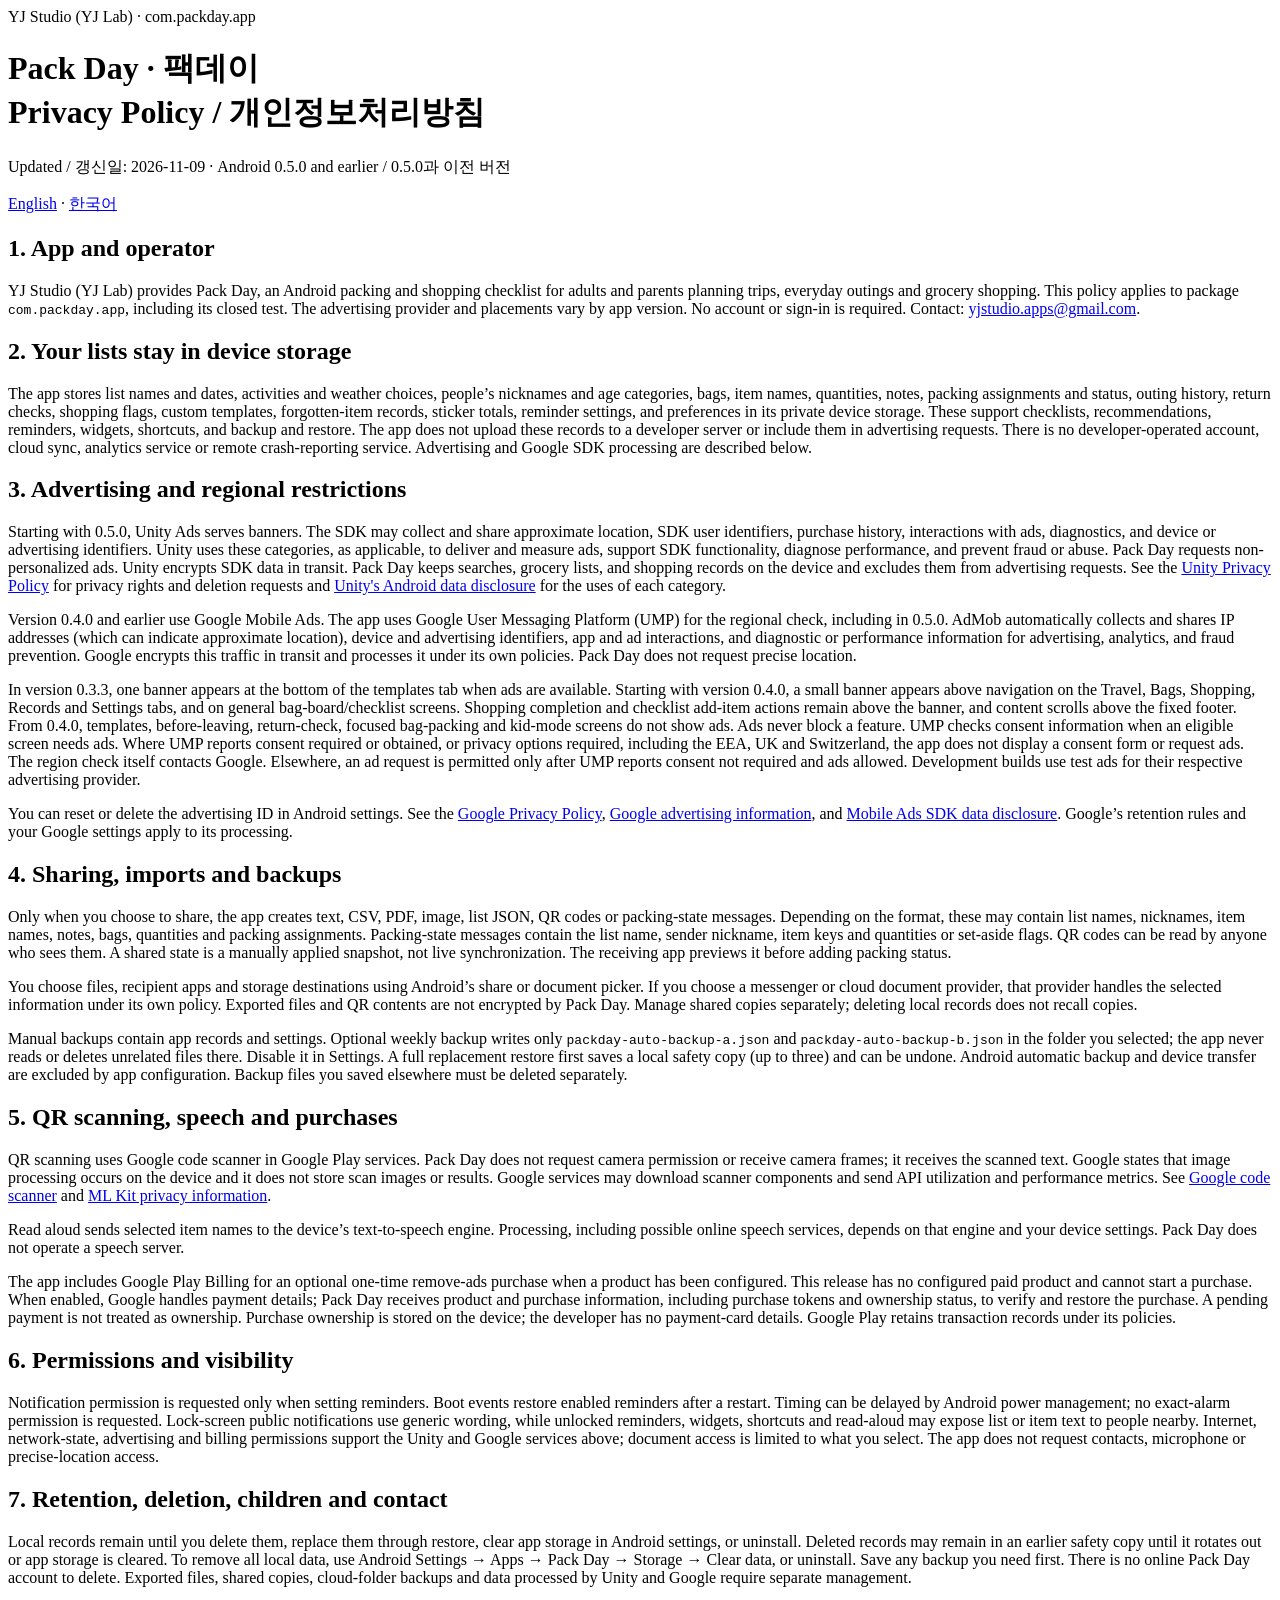
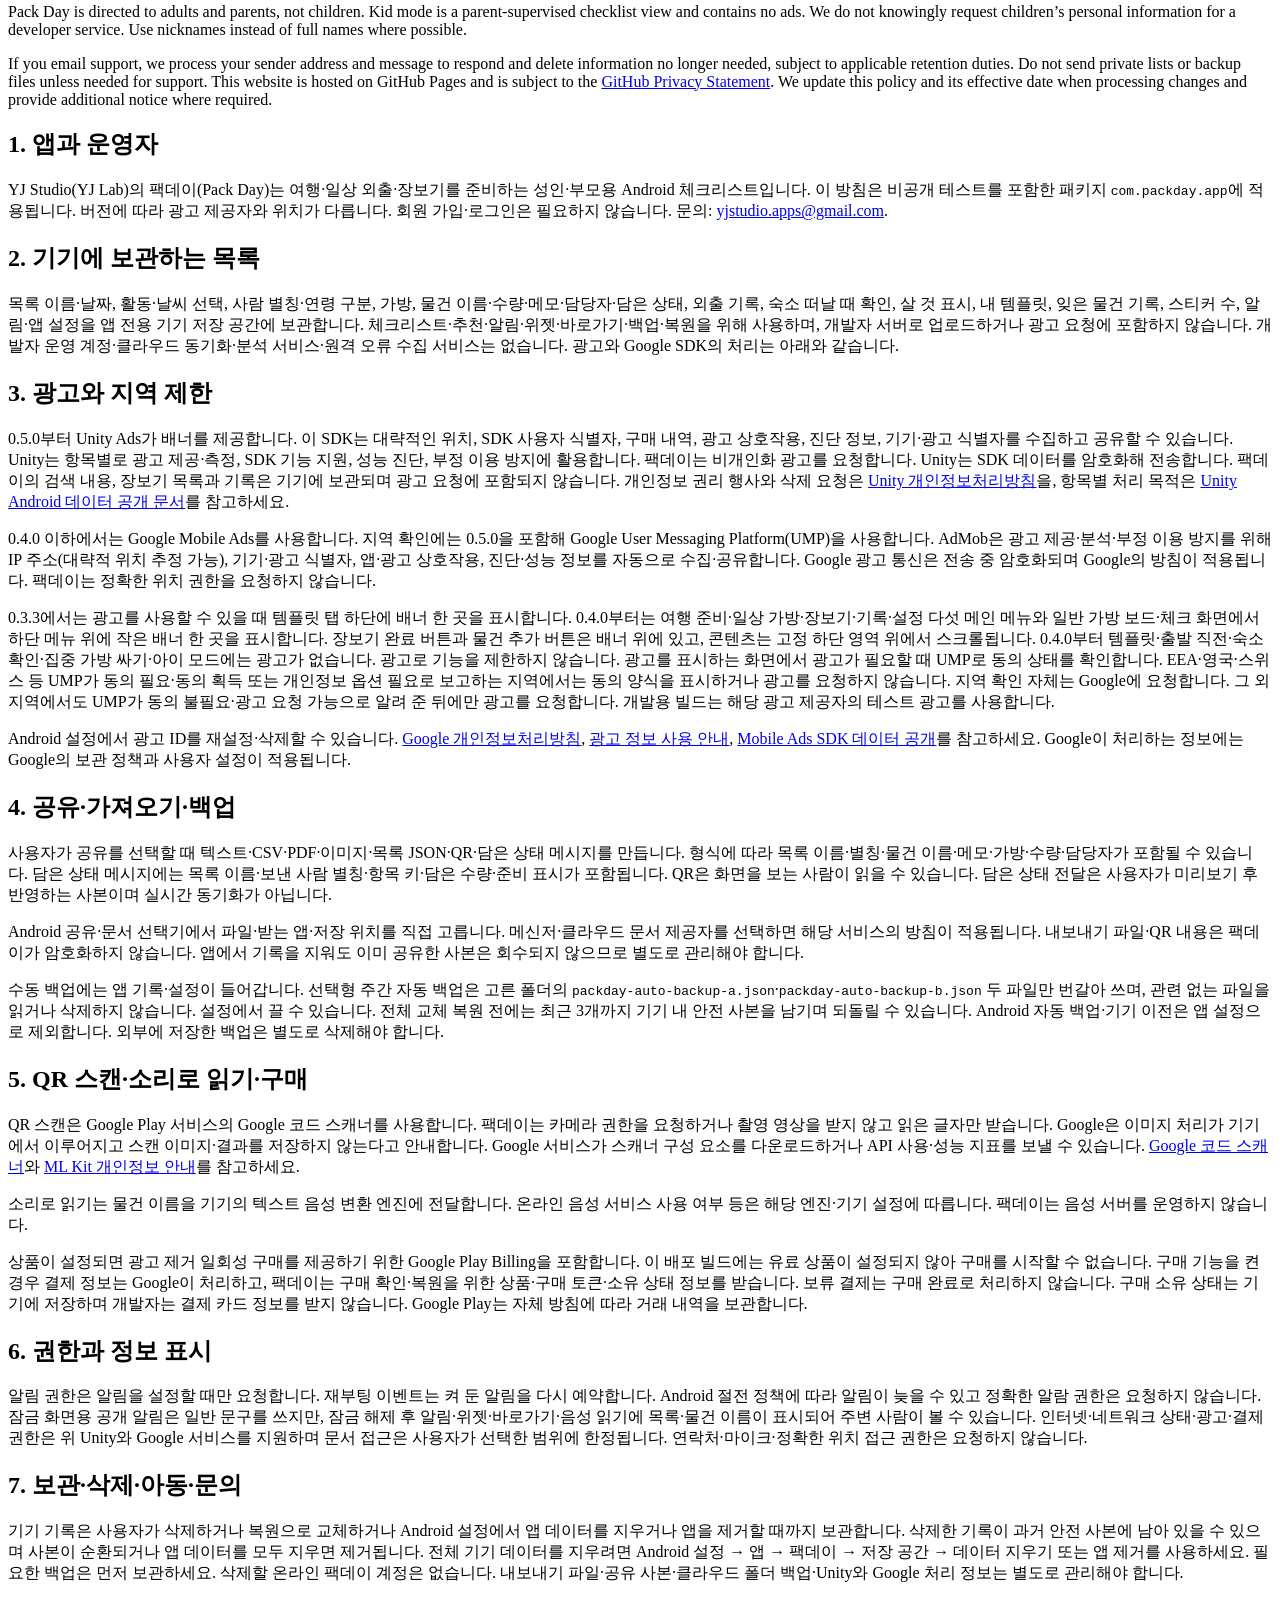
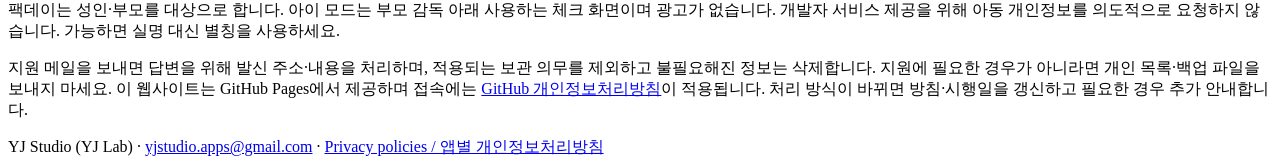
<file: privacy/pack-day/index.html>
<!doctype html>
<html lang="en">
<head>
  <meta charset="utf-8">
  <meta name="viewport" content="width=device-width,initial-scale=1">
  <title>Pack Day · 팩데이 — Privacy Policy</title>
  <meta name="description" content="Pack Day privacy policy: local packing and grocery lists, optional sharing and backups, advertising, QR scanning and purchases.">
  <link rel="canonical" href="https://yjstudio-apps.github.io/privacy/pack-day/">
  <link rel="stylesheet" href="https://yjstudio-apps.github.io/assets/style.css">
</head>
<body><main>
<header class="page">
  <span class="eyebrow">YJ Studio (YJ Lab) · com.packday.app</span>
  <h1>Pack Day · 팩데이<br>Privacy Policy / 개인정보처리방침</h1>
  <p class="meta">Updated / 갱신일: 2026-11-09 · Android 0.5.0 and earlier / 0.5.0과 이전 버전</p>
  <nav aria-label="Language"><a href="#en">English</a> · <a href="#ko">한국어</a></nav>
</header>
<section id="en" lang="en" aria-label="English privacy policy">
<h2>1. App and operator</h2>
<p>YJ Studio (YJ Lab) provides Pack Day, an Android packing and shopping checklist for adults and parents planning trips, everyday outings and grocery shopping. This policy applies to package <code>com.packday.app</code>, including its closed test. The advertising provider and placements vary by app version. No account or sign-in is required. Contact: <a href="mailto:yjstudio.apps@gmail.com">yjstudio.apps@gmail.com</a>.</p>
<h2>2. Your lists stay in device storage</h2>
<p>The app stores list names and dates, activities and weather choices, people’s nicknames and age categories, bags, item names, quantities, notes, packing assignments and status, outing history, return checks, shopping flags, custom templates, forgotten-item records, sticker totals, reminder settings, and preferences in its private device storage. These support checklists, recommendations, reminders, widgets, shortcuts, and backup and restore. The app does not upload these records to a developer server or include them in advertising requests. There is no developer-operated account, cloud sync, analytics service or remote crash-reporting service. Advertising and Google SDK processing are described below.</p>
<h2>3. Advertising and regional restrictions</h2>
<p>Starting with 0.5.0, Unity Ads serves banners. The SDK may collect and share approximate location, SDK user identifiers, purchase history, interactions with ads, diagnostics, and device or advertising identifiers. Unity uses these categories, as applicable, to deliver and measure ads, support SDK functionality, diagnose performance, and prevent fraud or abuse. Pack Day requests non-personalized ads. Unity encrypts SDK data in transit. Pack Day keeps searches, grocery lists, and shopping records on the device and excludes them from advertising requests. See the <a href="https://unity.com/legal/privacy-policy">Unity Privacy Policy</a> for privacy rights and deletion requests and <a href="https://docs.unity.com/en-us/ads-unity/4.21.0/privacy/developer-consent/disclosures/google-data-safety">Unity's Android data disclosure</a> for the uses of each category.</p>
<p>Version 0.4.0 and earlier use Google Mobile Ads. The app uses Google User Messaging Platform (UMP) for the regional check, including in 0.5.0. AdMob automatically collects and shares IP addresses (which can indicate approximate location), device and advertising identifiers, app and ad interactions, and diagnostic or performance information for advertising, analytics, and fraud prevention. Google encrypts this traffic in transit and processes it under its own policies. Pack Day does not request precise location.</p>
<p>In version 0.3.3, one banner appears at the bottom of the templates tab when ads are available. Starting with version 0.4.0, a small banner appears above navigation on the Travel, Bags, Shopping, Records and Settings tabs, and on general bag-board/checklist screens. Shopping completion and checklist add-item actions remain above the banner, and content scrolls above the fixed footer. From 0.4.0, templates, before-leaving, return-check, focused bag-packing and kid-mode screens do not show ads. Ads never block a feature. UMP checks consent information when an eligible screen needs ads. Where UMP reports consent required or obtained, or privacy options required, including the EEA, UK and Switzerland, the app does not display a consent form or request ads. The region check itself contacts Google. Elsewhere, an ad request is permitted only after UMP reports consent not required and ads allowed. Development builds use test ads for their respective advertising provider.</p>
<p>You can reset or delete the advertising ID in Android settings. See the <a href="https://policies.google.com/privacy">Google Privacy Policy</a>, <a href="https://policies.google.com/technologies/ads">Google advertising information</a>, and <a href="https://developers.google.com/admob/android/privacy/play-data-disclosure">Mobile Ads SDK data disclosure</a>. Google’s retention rules and your Google settings apply to its processing.</p>
<h2>4. Sharing, imports and backups</h2>
<p>Only when you choose to share, the app creates text, CSV, PDF, image, list JSON, QR codes or packing-state messages. Depending on the format, these may contain list names, nicknames, item names, notes, bags, quantities and packing assignments. Packing-state messages contain the list name, sender nickname, item keys and quantities or set-aside flags. QR codes can be read by anyone who sees them. A shared state is a manually applied snapshot, not live synchronization. The receiving app previews it before adding packing status.</p>
<p>You choose files, recipient apps and storage destinations using Android’s share or document picker. If you choose a messenger or cloud document provider, that provider handles the selected information under its own policy. Exported files and QR contents are not encrypted by Pack Day. Manage shared copies separately; deleting local records does not recall copies.</p>
<p>Manual backups contain app records and settings. Optional weekly backup writes only <code>packday-auto-backup-a.json</code> and <code>packday-auto-backup-b.json</code> in the folder you selected; the app never reads or deletes unrelated files there. Disable it in Settings. A full replacement restore first saves a local safety copy (up to three) and can be undone. Android automatic backup and device transfer are excluded by app configuration. Backup files you saved elsewhere must be deleted separately.</p>
<h2>5. QR scanning, speech and purchases</h2>
<p>QR scanning uses Google code scanner in Google Play services. Pack Day does not request camera permission or receive camera frames; it receives the scanned text. Google states that image processing occurs on the device and it does not store scan images or results. Google services may download scanner components and send API utilization and performance metrics. See <a href="https://developers.google.com/ml-kit/vision/barcode-scanning/code-scanner">Google code scanner</a> and <a href="https://developers.google.com/ml-kit/terms">ML Kit privacy information</a>.</p>
<p>Read aloud sends selected item names to the device’s text-to-speech engine. Processing, including possible online speech services, depends on that engine and your device settings. Pack Day does not operate a speech server.</p>
<p>The app includes Google Play Billing for an optional one-time remove-ads purchase when a product has been configured. This release has no configured paid product and cannot start a purchase. When enabled, Google handles payment details; Pack Day receives product and purchase information, including purchase tokens and ownership status, to verify and restore the purchase. A pending payment is not treated as ownership. Purchase ownership is stored on the device; the developer has no payment-card details. Google Play retains transaction records under its policies.</p>
<h2>6. Permissions and visibility</h2>
<p>Notification permission is requested only when setting reminders. Boot events restore enabled reminders after a restart. Timing can be delayed by Android power management; no exact-alarm permission is requested. Lock-screen public notifications use generic wording, while unlocked reminders, widgets, shortcuts and read-aloud may expose list or item text to people nearby. Internet, network-state, advertising and billing permissions support the Unity and Google services above; document access is limited to what you select. The app does not request contacts, microphone or precise-location access.</p>
<h2>7. Retention, deletion, children and contact</h2>
<p>Local records remain until you delete them, replace them through restore, clear app storage in Android settings, or uninstall. Deleted records may remain in an earlier safety copy until it rotates out or app storage is cleared. To remove all local data, use Android Settings → Apps → Pack Day → Storage → Clear data, or uninstall. Save any backup you need first. There is no online Pack Day account to delete. Exported files, shared copies, cloud-folder backups and data processed by Unity and Google require separate management.</p>
<p>Pack Day is directed to adults and parents, not children. Kid mode is a parent-supervised checklist view and contains no ads. We do not knowingly request children’s personal information for a developer service. Use nicknames instead of full names where possible.</p>
<p>If you email support, we process your sender address and message to respond and delete information no longer needed, subject to applicable retention duties. Do not send private lists or backup files unless needed for support. This website is hosted on GitHub Pages and is subject to the <a href="https://docs.github.com/en/site-policy/privacy-policies/github-general-privacy-statement">GitHub Privacy Statement</a>. We update this policy and its effective date when processing changes and provide additional notice where required.</p>
</section>
<section id="ko" lang="ko" aria-label="한국어 개인정보처리방침">
<h2>1. 앱과 운영자</h2>
<p>YJ Studio(YJ Lab)의 팩데이(Pack Day)는 여행·일상 외출·장보기를 준비하는 성인·부모용 Android 체크리스트입니다. 이 방침은 비공개 테스트를 포함한 패키지 <code>com.packday.app</code>에 적용됩니다. 버전에 따라 광고 제공자와 위치가 다릅니다. 회원 가입·로그인은 필요하지 않습니다. 문의: <a href="mailto:yjstudio.apps@gmail.com">yjstudio.apps@gmail.com</a>.</p>
<h2>2. 기기에 보관하는 목록</h2>
<p>목록 이름·날짜, 활동·날씨 선택, 사람 별칭·연령 구분, 가방, 물건 이름·수량·메모·담당자·담은 상태, 외출 기록, 숙소 떠날 때 확인, 살 것 표시, 내 템플릿, 잊은 물건 기록, 스티커 수, 알림·앱 설정을 앱 전용 기기 저장 공간에 보관합니다. 체크리스트·추천·알림·위젯·바로가기·백업·복원을 위해 사용하며, 개발자 서버로 업로드하거나 광고 요청에 포함하지 않습니다. 개발자 운영 계정·클라우드 동기화·분석 서비스·원격 오류 수집 서비스는 없습니다. 광고와 Google SDK의 처리는 아래와 같습니다.</p>
<h2>3. 광고와 지역 제한</h2>
<p>0.5.0부터 Unity Ads가 배너를 제공합니다. 이 SDK는 대략적인 위치, SDK 사용자 식별자, 구매 내역, 광고 상호작용, 진단 정보, 기기·광고 식별자를 수집하고 공유할 수 있습니다. Unity는 항목별로 광고 제공·측정, SDK 기능 지원, 성능 진단, 부정 이용 방지에 활용합니다. 팩데이는 비개인화 광고를 요청합니다. Unity는 SDK 데이터를 암호화해 전송합니다. 팩데이의 검색 내용, 장보기 목록과 기록은 기기에 보관되며 광고 요청에 포함되지 않습니다. 개인정보 권리 행사와 삭제 요청은 <a href="https://unity.com/legal/privacy-policy">Unity 개인정보처리방침</a>을, 항목별 처리 목적은 <a href="https://docs.unity.com/en-us/ads-unity/4.21.0/privacy/developer-consent/disclosures/google-data-safety">Unity Android 데이터 공개 문서</a>를 참고하세요.</p>
<p>0.4.0 이하에서는 Google Mobile Ads를 사용합니다. 지역 확인에는 0.5.0을 포함해 Google User Messaging Platform(UMP)을 사용합니다. AdMob은 광고 제공·분석·부정 이용 방지를 위해 IP 주소(대략적 위치 추정 가능), 기기·광고 식별자, 앱·광고 상호작용, 진단·성능 정보를 자동으로 수집·공유합니다. Google 광고 통신은 전송 중 암호화되며 Google의 방침이 적용됩니다. 팩데이는 정확한 위치 권한을 요청하지 않습니다.</p>
<p>0.3.3에서는 광고를 사용할 수 있을 때 템플릿 탭 하단에 배너 한 곳을 표시합니다. 0.4.0부터는 여행 준비·일상 가방·장보기·기록·설정 다섯 메인 메뉴와 일반 가방 보드·체크 화면에서 하단 메뉴 위에 작은 배너 한 곳을 표시합니다. 장보기 완료 버튼과 물건 추가 버튼은 배너 위에 있고, 콘텐츠는 고정 하단 영역 위에서 스크롤됩니다. 0.4.0부터 템플릿·출발 직전·숙소 확인·집중 가방 싸기·아이 모드에는 광고가 없습니다. 광고로 기능을 제한하지 않습니다. 광고를 표시하는 화면에서 광고가 필요할 때 UMP로 동의 상태를 확인합니다. EEA·영국·스위스 등 UMP가 동의 필요·동의 획득 또는 개인정보 옵션 필요로 보고하는 지역에서는 동의 양식을 표시하거나 광고를 요청하지 않습니다. 지역 확인 자체는 Google에 요청합니다. 그 외 지역에서도 UMP가 동의 불필요·광고 요청 가능으로 알려 준 뒤에만 광고를 요청합니다. 개발용 빌드는 해당 광고 제공자의 테스트 광고를 사용합니다.</p>
<p>Android 설정에서 광고 ID를 재설정·삭제할 수 있습니다. <a href="https://policies.google.com/privacy">Google 개인정보처리방침</a>, <a href="https://policies.google.com/technologies/ads">광고 정보 사용 안내</a>, <a href="https://developers.google.com/admob/android/privacy/play-data-disclosure">Mobile Ads SDK 데이터 공개</a>를 참고하세요. Google이 처리하는 정보에는 Google의 보관 정책과 사용자 설정이 적용됩니다.</p>
<h2>4. 공유·가져오기·백업</h2>
<p>사용자가 공유를 선택할 때 텍스트·CSV·PDF·이미지·목록 JSON·QR·담은 상태 메시지를 만듭니다. 형식에 따라 목록 이름·별칭·물건 이름·메모·가방·수량·담당자가 포함될 수 있습니다. 담은 상태 메시지에는 목록 이름·보낸 사람 별칭·항목 키·담은 수량·준비 표시가 포함됩니다. QR은 화면을 보는 사람이 읽을 수 있습니다. 담은 상태 전달은 사용자가 미리보기 후 반영하는 사본이며 실시간 동기화가 아닙니다.</p>
<p>Android 공유·문서 선택기에서 파일·받는 앱·저장 위치를 직접 고릅니다. 메신저·클라우드 문서 제공자를 선택하면 해당 서비스의 방침이 적용됩니다. 내보내기 파일·QR 내용은 팩데이가 암호화하지 않습니다. 앱에서 기록을 지워도 이미 공유한 사본은 회수되지 않으므로 별도로 관리해야 합니다.</p>
<p>수동 백업에는 앱 기록·설정이 들어갑니다. 선택형 주간 자동 백업은 고른 폴더의 <code>packday-auto-backup-a.json</code>·<code>packday-auto-backup-b.json</code> 두 파일만 번갈아 쓰며, 관련 없는 파일을 읽거나 삭제하지 않습니다. 설정에서 끌 수 있습니다. 전체 교체 복원 전에는 최근 3개까지 기기 내 안전 사본을 남기며 되돌릴 수 있습니다. Android 자동 백업·기기 이전은 앱 설정으로 제외합니다. 외부에 저장한 백업은 별도로 삭제해야 합니다.</p>
<h2>5. QR 스캔·소리로 읽기·구매</h2>
<p>QR 스캔은 Google Play 서비스의 Google 코드 스캐너를 사용합니다. 팩데이는 카메라 권한을 요청하거나 촬영 영상을 받지 않고 읽은 글자만 받습니다. Google은 이미지 처리가 기기에서 이루어지고 스캔 이미지·결과를 저장하지 않는다고 안내합니다. Google 서비스가 스캐너 구성 요소를 다운로드하거나 API 사용·성능 지표를 보낼 수 있습니다. <a href="https://developers.google.com/ml-kit/vision/barcode-scanning/code-scanner">Google 코드 스캐너</a>와 <a href="https://developers.google.com/ml-kit/terms">ML Kit 개인정보 안내</a>를 참고하세요.</p>
<p>소리로 읽기는 물건 이름을 기기의 텍스트 음성 변환 엔진에 전달합니다. 온라인 음성 서비스 사용 여부 등은 해당 엔진·기기 설정에 따릅니다. 팩데이는 음성 서버를 운영하지 않습니다.</p>
<p>상품이 설정되면 광고 제거 일회성 구매를 제공하기 위한 Google Play Billing을 포함합니다. 이 배포 빌드에는 유료 상품이 설정되지 않아 구매를 시작할 수 없습니다. 구매 기능을 켠 경우 결제 정보는 Google이 처리하고, 팩데이는 구매 확인·복원을 위한 상품·구매 토큰·소유 상태 정보를 받습니다. 보류 결제는 구매 완료로 처리하지 않습니다. 구매 소유 상태는 기기에 저장하며 개발자는 결제 카드 정보를 받지 않습니다. Google Play는 자체 방침에 따라 거래 내역을 보관합니다.</p>
<h2>6. 권한과 정보 표시</h2>
<p>알림 권한은 알림을 설정할 때만 요청합니다. 재부팅 이벤트는 켜 둔 알림을 다시 예약합니다. Android 절전 정책에 따라 알림이 늦을 수 있고 정확한 알람 권한은 요청하지 않습니다. 잠금 화면용 공개 알림은 일반 문구를 쓰지만, 잠금 해제 후 알림·위젯·바로가기·음성 읽기에 목록·물건 이름이 표시되어 주변 사람이 볼 수 있습니다. 인터넷·네트워크 상태·광고·결제 권한은 위 Unity와 Google 서비스를 지원하며 문서 접근은 사용자가 선택한 범위에 한정됩니다. 연락처·마이크·정확한 위치 접근 권한은 요청하지 않습니다.</p>
<h2>7. 보관·삭제·아동·문의</h2>
<p>기기 기록은 사용자가 삭제하거나 복원으로 교체하거나 Android 설정에서 앱 데이터를 지우거나 앱을 제거할 때까지 보관합니다. 삭제한 기록이 과거 안전 사본에 남아 있을 수 있으며 사본이 순환되거나 앱 데이터를 모두 지우면 제거됩니다. 전체 기기 데이터를 지우려면 Android 설정 → 앱 → 팩데이 → 저장 공간 → 데이터 지우기 또는 앱 제거를 사용하세요. 필요한 백업은 먼저 보관하세요. 삭제할 온라인 팩데이 계정은 없습니다. 내보내기 파일·공유 사본·클라우드 폴더 백업·Unity와 Google 처리 정보는 별도로 관리해야 합니다.</p>
<p>팩데이는 성인·부모를 대상으로 합니다. 아이 모드는 부모 감독 아래 사용하는 체크 화면이며 광고가 없습니다. 개발자 서비스 제공을 위해 아동 개인정보를 의도적으로 요청하지 않습니다. 가능하면 실명 대신 별칭을 사용하세요.</p>
<p>지원 메일을 보내면 답변을 위해 발신 주소·내용을 처리하며, 적용되는 보관 의무를 제외하고 불필요해진 정보는 삭제합니다. 지원에 필요한 경우가 아니라면 개인 목록·백업 파일을 보내지 마세요. 이 웹사이트는 GitHub Pages에서 제공하며 접속에는 <a href="https://docs.github.com/en/site-policy/privacy-policies/github-general-privacy-statement">GitHub 개인정보처리방침</a>이 적용됩니다. 처리 방식이 바뀌면 방침·시행일을 갱신하고 필요한 경우 추가 안내합니다.</p>
</section>
<footer>YJ Studio (YJ Lab) · <a href="mailto:yjstudio.apps@gmail.com">yjstudio.apps@gmail.com</a> · <a href="https://yjstudio-apps.github.io/privacy/">Privacy policies / 앱별 개인정보처리방침</a></footer>
</main></body>
</html>
</file>
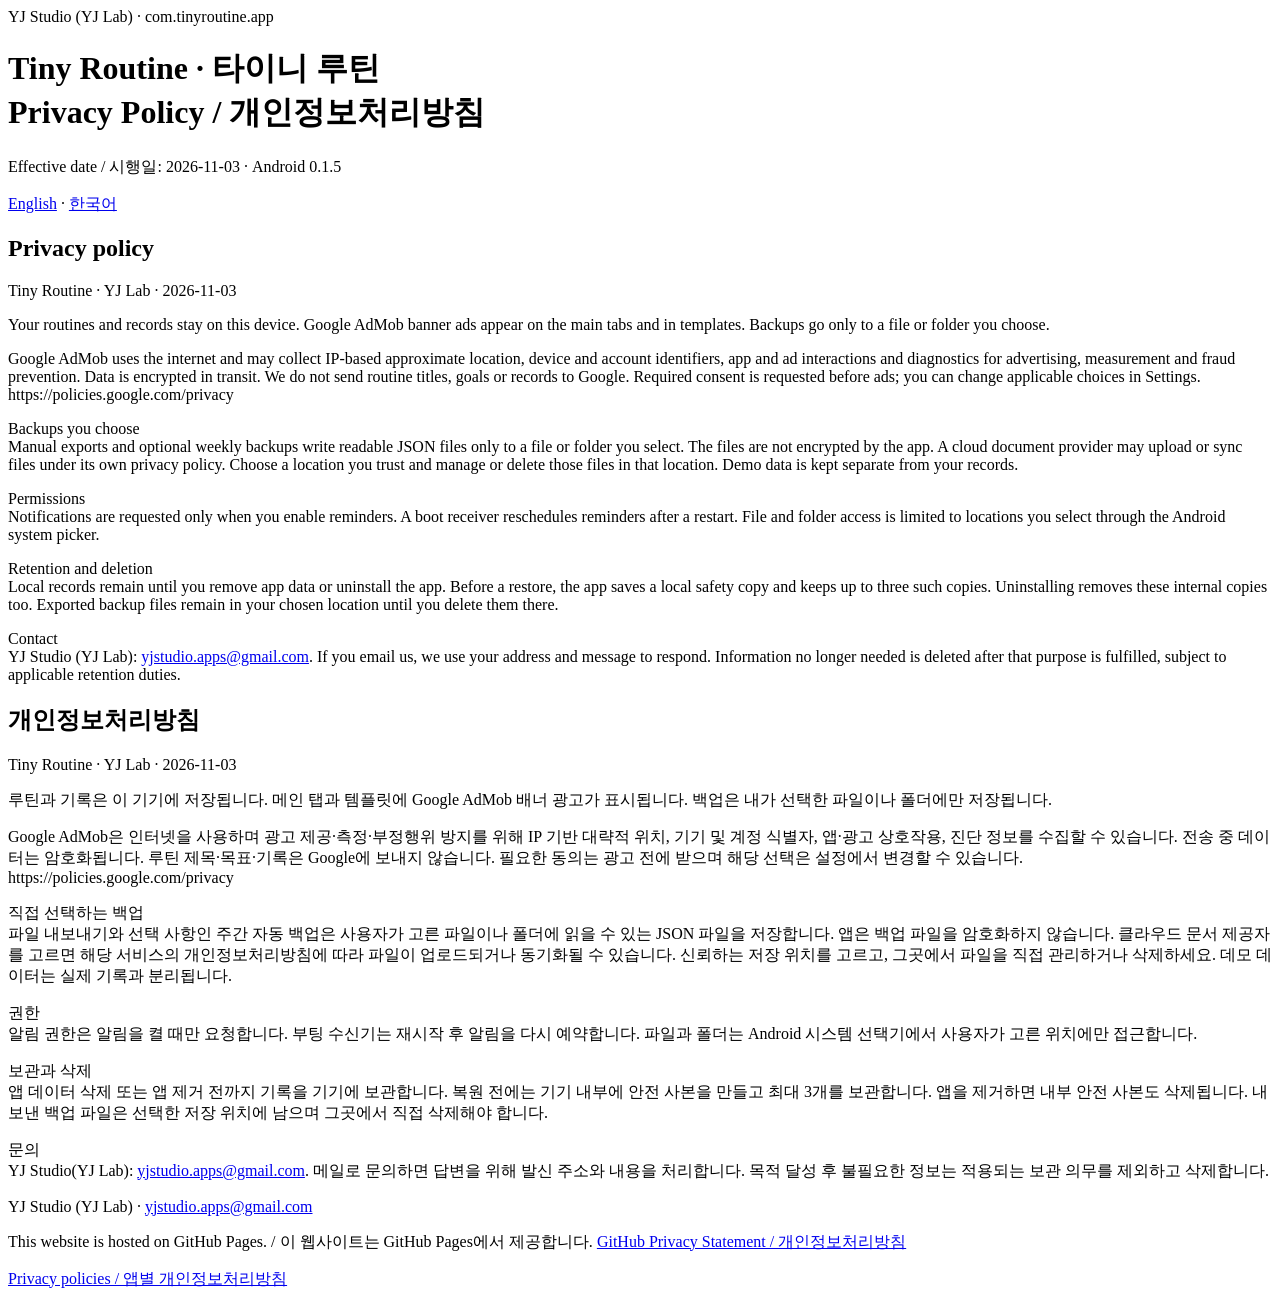
<file: privacy/tiny-routine/index.html>
<!doctype html><html lang="en"><head><meta charset="utf-8"><meta name="viewport" content="width=device-width,initial-scale=1"><title>Tiny Routine · 타이니 루틴 — Privacy Policy</title><meta name="description" content="Tiny Routine privacy policy: local routines, optional backups and Google AdMob advertising."><link rel="canonical" href="https://yjstudio-apps.github.io/privacy/tiny-routine/"><link rel="stylesheet" href="https://yjstudio-apps.github.io/assets/style.css"></head><body><main><header class="page"><span class="eyebrow">YJ Studio (YJ Lab) · com.tinyroutine.app</span><h1>Tiny Routine · 타이니 루틴<br>Privacy Policy / 개인정보처리방침</h1><p class="meta">Effective date / 시행일: 2026-11-03 · Android 0.1.5</p><nav aria-label="Language"><a href="#en">English</a> · <a href="#ko">한국어</a></nav></header><section id="en" lang="en"><h2>Privacy policy</h2><p>Tiny Routine · YJ Lab · 2026-11-03</p><p>Your routines and records stay on this device. Google AdMob banner ads appear on the main tabs and in templates. Backups go only to a file or folder you choose.</p><p>Google AdMob uses the internet and may collect IP-based approximate location, device and account identifiers, app and ad interactions and diagnostics for advertising, measurement and fraud prevention. Data is encrypted in transit. We do not send routine titles, goals or records to Google. Required consent is requested before ads; you can change applicable choices in Settings.<br>https://policies.google.com/privacy</p><p>Backups you choose<br>Manual exports and optional weekly backups write readable JSON files only to a file or folder you select. The files are not encrypted by the app. A cloud document provider may upload or sync files under its own privacy policy. Choose a location you trust and manage or delete those files in that location. Demo data is kept separate from your records.</p><p>Permissions<br>Notifications are requested only when you enable reminders. A boot receiver reschedules reminders after a restart. File and folder access is limited to locations you select through the Android system picker.</p><p>Retention and deletion<br>Local records remain until you remove app data or uninstall the app. Before a restore, the app saves a local safety copy and keeps up to three such copies. Uninstalling removes these internal copies too. Exported backup files remain in your chosen location until you delete them there.</p><p>Contact<br>YJ Studio (YJ Lab): <a href="mailto:yjstudio.apps@gmail.com">yjstudio.apps@gmail.com</a>. If you email us, we use your address and message to respond. Information no longer needed is deleted after that purpose is fulfilled, subject to applicable retention duties.</p></section><section id="ko" lang="ko"><h2>개인정보처리방침</h2><p>Tiny Routine · YJ Lab · 2026-11-03</p><p>루틴과 기록은 이 기기에 저장됩니다. 메인 탭과 템플릿에 Google AdMob 배너 광고가 표시됩니다. 백업은 내가 선택한 파일이나 폴더에만 저장됩니다.</p><p>Google AdMob은 인터넷을 사용하며 광고 제공·측정·부정행위 방지를 위해 IP 기반 대략적 위치, 기기 및 계정 식별자, 앱·광고 상호작용, 진단 정보를 수집할 수 있습니다. 전송 중 데이터는 암호화됩니다. 루틴 제목·목표·기록은 Google에 보내지 않습니다. 필요한 동의는 광고 전에 받으며 해당 선택은 설정에서 변경할 수 있습니다.<br>https://policies.google.com/privacy</p><p>직접 선택하는 백업<br>파일 내보내기와 선택 사항인 주간 자동 백업은 사용자가 고른 파일이나 폴더에 읽을 수 있는 JSON 파일을 저장합니다. 앱은 백업 파일을 암호화하지 않습니다. 클라우드 문서 제공자를 고르면 해당 서비스의 개인정보처리방침에 따라 파일이 업로드되거나 동기화될 수 있습니다. 신뢰하는 저장 위치를 고르고, 그곳에서 파일을 직접 관리하거나 삭제하세요. 데모 데이터는 실제 기록과 분리됩니다.</p><p>권한<br>알림 권한은 알림을 켤 때만 요청합니다. 부팅 수신기는 재시작 후 알림을 다시 예약합니다. 파일과 폴더는 Android 시스템 선택기에서 사용자가 고른 위치에만 접근합니다.</p><p>보관과 삭제<br>앱 데이터 삭제 또는 앱 제거 전까지 기록을 기기에 보관합니다. 복원 전에는 기기 내부에 안전 사본을 만들고 최대 3개를 보관합니다. 앱을 제거하면 내부 안전 사본도 삭제됩니다. 내보낸 백업 파일은 선택한 저장 위치에 남으며 그곳에서 직접 삭제해야 합니다.</p><p>문의<br>YJ Studio(YJ Lab): <a href="mailto:yjstudio.apps@gmail.com">yjstudio.apps@gmail.com</a>. 메일로 문의하면 답변을 위해 발신 주소와 내용을 처리합니다. 목적 달성 후 불필요한 정보는 적용되는 보관 의무를 제외하고 삭제합니다.</p></section><footer>YJ Studio (YJ Lab) · <a href="mailto:yjstudio.apps@gmail.com">yjstudio.apps@gmail.com</a><p>This website is hosted on GitHub Pages. / 이 웹사이트는 GitHub Pages에서 제공합니다. <a href="https://docs.github.com/en/site-policy/privacy-policies/github-general-privacy-statement">GitHub Privacy Statement / 개인정보처리방침</a></p><a href="https://yjstudio-apps.github.io/privacy/">Privacy policies / 앱별 개인정보처리방침</a></footer></main></body></html>
</file>
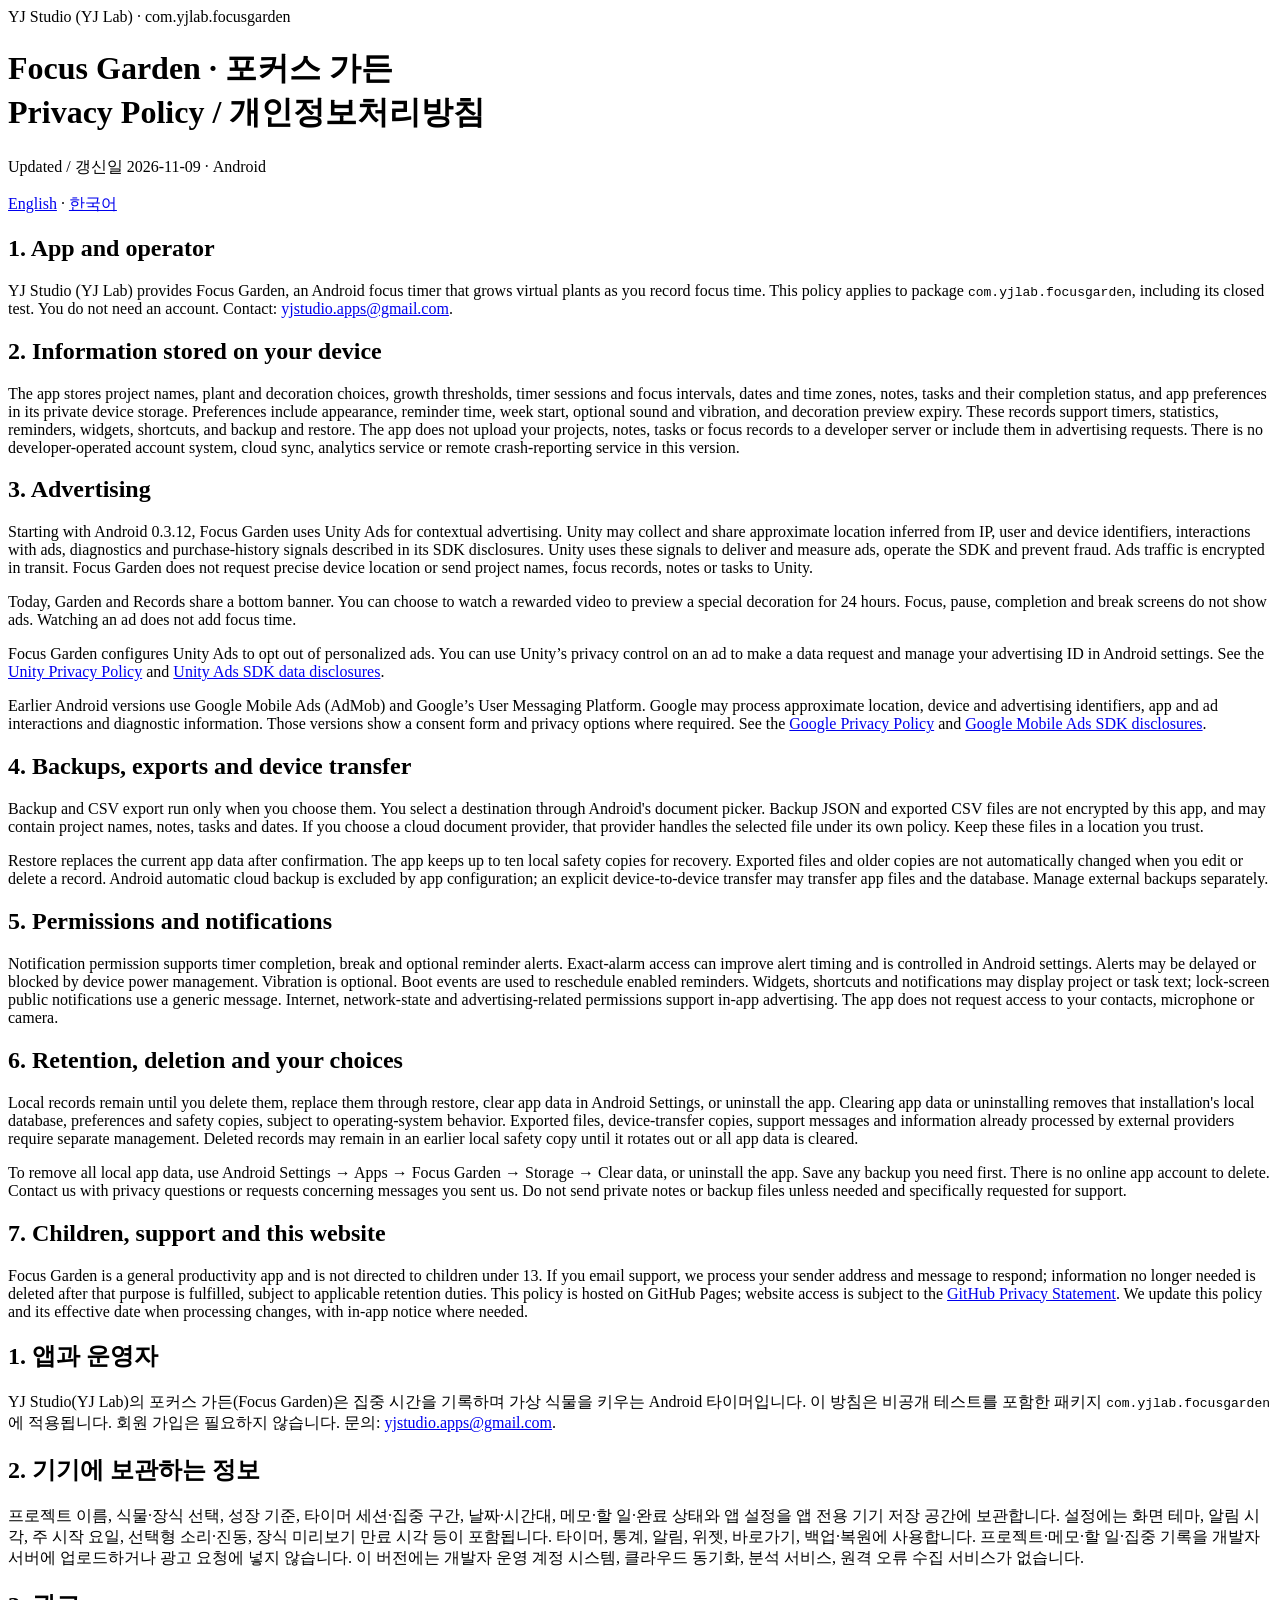
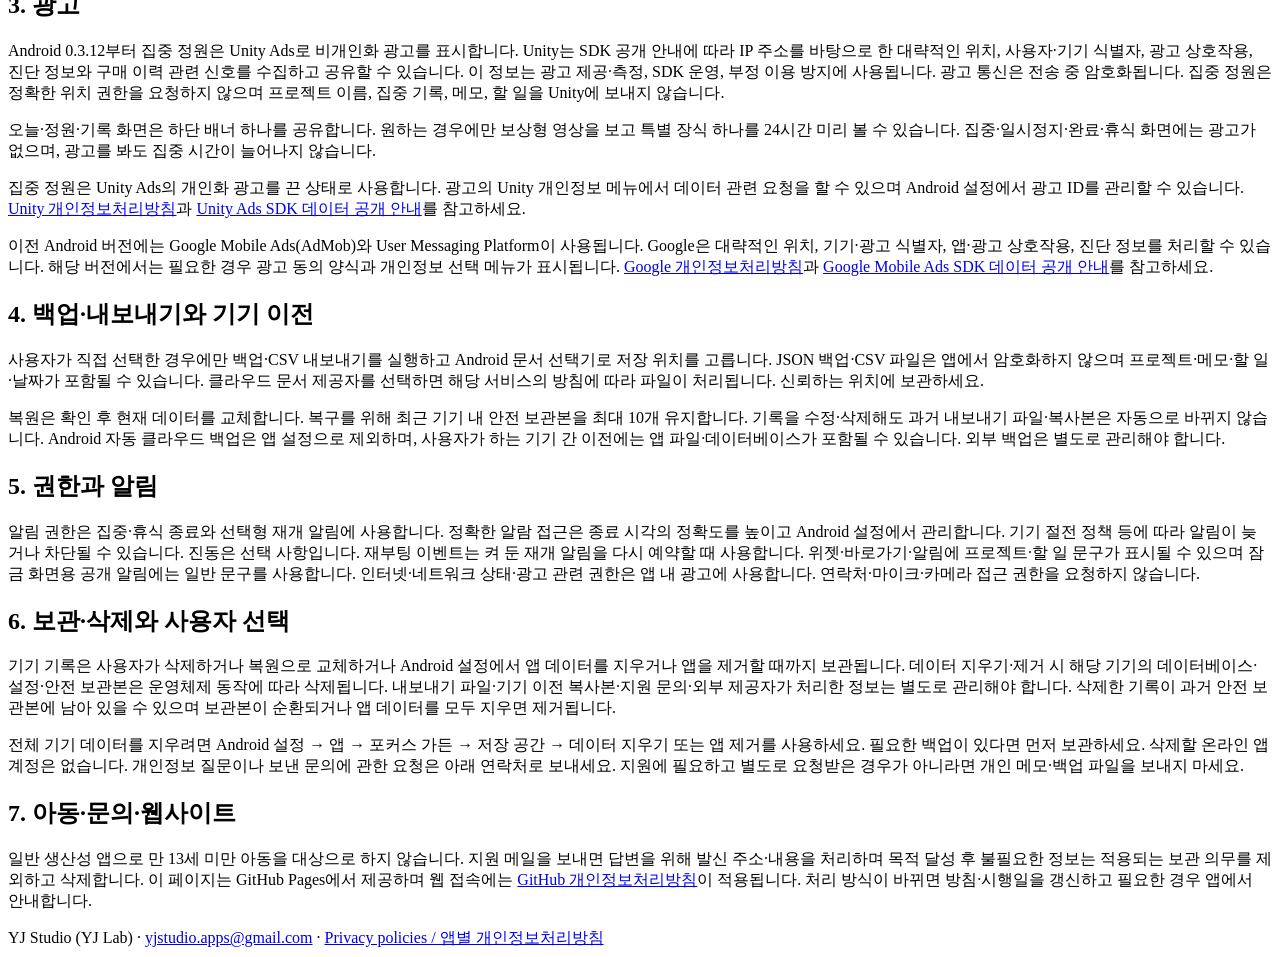
<file: focus-garden-privacy.html>
<!doctype html>
<html lang="en">
<head>
  <meta charset="utf-8">
  <meta name="viewport" content="width=device-width,initial-scale=1">
  <title>Focus Garden · 포커스 가든 — Privacy Policy</title>
  <meta name="description" content="Focus Garden privacy policy: local focus records, optional backups, notifications and in-app advertising.">
  <link rel="canonical" href="https://yjstudio-apps.github.io/focus-garden-privacy.html">
  <link rel="stylesheet" href="https://yjstudio-apps.github.io/assets/style.css">
</head>
<body><main>
<header class="page">
  <span class="eyebrow">YJ Studio (YJ Lab) · com.yjlab.focusgarden</span>
  <h1>Focus Garden · 포커스 가든<br>Privacy Policy / 개인정보처리방침</h1>
  <p class="meta">Updated / 갱신일 2026-11-09 · Android</p>
  <nav aria-label="Language"><a href="#en">English</a> · <a href="#ko">한국어</a></nav>
</header>
<section id="en" lang="en" aria-label="English privacy policy">
<h2>1. App and operator</h2>
<p>YJ Studio (YJ Lab) provides Focus Garden, an Android focus timer that grows virtual plants as you record focus time. This policy applies to package <code>com.yjlab.focusgarden</code>, including its closed test. You do not need an account. Contact: <a href="mailto:yjstudio.apps@gmail.com">yjstudio.apps@gmail.com</a>.</p>
<h2>2. Information stored on your device</h2>
<p>The app stores project names, plant and decoration choices, growth thresholds, timer sessions and focus intervals, dates and time zones, notes, tasks and their completion status, and app preferences in its private device storage. Preferences include appearance, reminder time, week start, optional sound and vibration, and decoration preview expiry. These records support timers, statistics, reminders, widgets, shortcuts, and backup and restore. The app does not upload your projects, notes, tasks or focus records to a developer server or include them in advertising requests. There is no developer-operated account system, cloud sync, analytics service or remote crash-reporting service in this version.</p>
<h2>3. Advertising</h2>
<p>Starting with Android 0.3.12, Focus Garden uses Unity Ads for contextual advertising. Unity may collect and share approximate location inferred from IP, user and device identifiers, interactions with ads, diagnostics and purchase-history signals described in its SDK disclosures. Unity uses these signals to deliver and measure ads, operate the SDK and prevent fraud. Ads traffic is encrypted in transit. Focus Garden does not request precise device location or send project names, focus records, notes or tasks to Unity.</p>
<p>Today, Garden and Records share a bottom banner. You can choose to watch a rewarded video to preview a special decoration for 24 hours. Focus, pause, completion and break screens do not show ads. Watching an ad does not add focus time.</p>
<p>Focus Garden configures Unity Ads to opt out of personalized ads. You can use Unity’s privacy control on an ad to make a data request and manage your advertising ID in Android settings. See the <a href="https://unity.com/legal/privacy-policy">Unity Privacy Policy</a> and <a href="https://docs.unity.com/en-us/ads-android/4.21.0/privacy/developer-consent/disclosures/google-data-safety">Unity Ads SDK data disclosures</a>.</p>
<p>Earlier Android versions use Google Mobile Ads (AdMob) and Google’s User Messaging Platform. Google may process approximate location, device and advertising identifiers, app and ad interactions and diagnostic information. Those versions show a consent form and privacy options where required. See the <a href="https://policies.google.com/privacy">Google Privacy Policy</a> and <a href="https://developers.google.com/admob/android/privacy/play-data-disclosure">Google Mobile Ads SDK disclosures</a>.</p>
<h2>4. Backups, exports and device transfer</h2>
<p>Backup and CSV export run only when you choose them. You select a destination through Android's document picker. Backup JSON and exported CSV files are not encrypted by this app, and may contain project names, notes, tasks and dates. If you choose a cloud document provider, that provider handles the selected file under its own policy. Keep these files in a location you trust.</p>
<p>Restore replaces the current app data after confirmation. The app keeps up to ten local safety copies for recovery. Exported files and older copies are not automatically changed when you edit or delete a record. Android automatic cloud backup is excluded by app configuration; an explicit device-to-device transfer may transfer app files and the database. Manage external backups separately.</p>
<h2>5. Permissions and notifications</h2>
<p>Notification permission supports timer completion, break and optional reminder alerts. Exact-alarm access can improve alert timing and is controlled in Android settings. Alerts may be delayed or blocked by device power management. Vibration is optional. Boot events are used to reschedule enabled reminders. Widgets, shortcuts and notifications may display project or task text; lock-screen public notifications use a generic message. Internet, network-state and advertising-related permissions support in-app advertising. The app does not request access to your contacts, microphone or camera.</p>
<h2>6. Retention, deletion and your choices</h2>
<p>Local records remain until you delete them, replace them through restore, clear app data in Android Settings, or uninstall the app. Clearing app data or uninstalling removes that installation's local database, preferences and safety copies, subject to operating-system behavior. Exported files, device-transfer copies, support messages and information already processed by external providers require separate management. Deleted records may remain in an earlier local safety copy until it rotates out or all app data is cleared.</p>
<p>To remove all local app data, use Android Settings → Apps → Focus Garden → Storage → Clear data, or uninstall the app. Save any backup you need first. There is no online app account to delete. Contact us with privacy questions or requests concerning messages you sent us. Do not send private notes or backup files unless needed and specifically requested for support.</p>
<h2>7. Children, support and this website</h2>
<p>Focus Garden is a general productivity app and is not directed to children under 13. If you email support, we process your sender address and message to respond; information no longer needed is deleted after that purpose is fulfilled, subject to applicable retention duties. This policy is hosted on GitHub Pages; website access is subject to the <a href="https://docs.github.com/en/site-policy/privacy-policies/github-general-privacy-statement">GitHub Privacy Statement</a>. We update this policy and its effective date when processing changes, with in-app notice where needed.</p>
</section>
<section id="ko" lang="ko" aria-label="한국어 개인정보처리방침">
<h2>1. 앱과 운영자</h2>
<p>YJ Studio(YJ Lab)의 포커스 가든(Focus Garden)은 집중 시간을 기록하며 가상 식물을 키우는 Android 타이머입니다. 이 방침은 비공개 테스트를 포함한 패키지 <code>com.yjlab.focusgarden</code>에 적용됩니다. 회원 가입은 필요하지 않습니다. 문의: <a href="mailto:yjstudio.apps@gmail.com">yjstudio.apps@gmail.com</a>.</p>
<h2>2. 기기에 보관하는 정보</h2>
<p>프로젝트 이름, 식물·장식 선택, 성장 기준, 타이머 세션·집중 구간, 날짜·시간대, 메모·할 일·완료 상태와 앱 설정을 앱 전용 기기 저장 공간에 보관합니다. 설정에는 화면 테마, 알림 시각, 주 시작 요일, 선택형 소리·진동, 장식 미리보기 만료 시각 등이 포함됩니다. 타이머, 통계, 알림, 위젯, 바로가기, 백업·복원에 사용합니다. 프로젝트·메모·할 일·집중 기록을 개발자 서버에 업로드하거나 광고 요청에 넣지 않습니다. 이 버전에는 개발자 운영 계정 시스템, 클라우드 동기화, 분석 서비스, 원격 오류 수집 서비스가 없습니다.</p>
<h2>3. 광고</h2>
<p>Android 0.3.12부터 집중 정원은 Unity Ads로 비개인화 광고를 표시합니다. Unity는 SDK 공개 안내에 따라 IP 주소를 바탕으로 한 대략적인 위치, 사용자·기기 식별자, 광고 상호작용, 진단 정보와 구매 이력 관련 신호를 수집하고 공유할 수 있습니다. 이 정보는 광고 제공·측정, SDK 운영, 부정 이용 방지에 사용됩니다. 광고 통신은 전송 중 암호화됩니다. 집중 정원은 정확한 위치 권한을 요청하지 않으며 프로젝트 이름, 집중 기록, 메모, 할 일을 Unity에 보내지 않습니다.</p>
<p>오늘·정원·기록 화면은 하단 배너 하나를 공유합니다. 원하는 경우에만 보상형 영상을 보고 특별 장식 하나를 24시간 미리 볼 수 있습니다. 집중·일시정지·완료·휴식 화면에는 광고가 없으며, 광고를 봐도 집중 시간이 늘어나지 않습니다.</p>
<p>집중 정원은 Unity Ads의 개인화 광고를 끈 상태로 사용합니다. 광고의 Unity 개인정보 메뉴에서 데이터 관련 요청을 할 수 있으며 Android 설정에서 광고 ID를 관리할 수 있습니다. <a href="https://unity.com/legal/privacy-policy">Unity 개인정보처리방침</a>과 <a href="https://docs.unity.com/en-us/ads-android/4.21.0/privacy/developer-consent/disclosures/google-data-safety">Unity Ads SDK 데이터 공개 안내</a>를 참고하세요.</p>
<p>이전 Android 버전에는 Google Mobile Ads(AdMob)와 User Messaging Platform이 사용됩니다. Google은 대략적인 위치, 기기·광고 식별자, 앱·광고 상호작용, 진단 정보를 처리할 수 있습니다. 해당 버전에서는 필요한 경우 광고 동의 양식과 개인정보 선택 메뉴가 표시됩니다. <a href="https://policies.google.com/privacy">Google 개인정보처리방침</a>과 <a href="https://developers.google.com/admob/android/privacy/play-data-disclosure">Google Mobile Ads SDK 데이터 공개 안내</a>를 참고하세요.</p>
<h2>4. 백업·내보내기와 기기 이전</h2>
<p>사용자가 직접 선택한 경우에만 백업·CSV 내보내기를 실행하고 Android 문서 선택기로 저장 위치를 고릅니다. JSON 백업·CSV 파일은 앱에서 암호화하지 않으며 프로젝트·메모·할 일·날짜가 포함될 수 있습니다. 클라우드 문서 제공자를 선택하면 해당 서비스의 방침에 따라 파일이 처리됩니다. 신뢰하는 위치에 보관하세요.</p>
<p>복원은 확인 후 현재 데이터를 교체합니다. 복구를 위해 최근 기기 내 안전 보관본을 최대 10개 유지합니다. 기록을 수정·삭제해도 과거 내보내기 파일·복사본은 자동으로 바뀌지 않습니다. Android 자동 클라우드 백업은 앱 설정으로 제외하며, 사용자가 하는 기기 간 이전에는 앱 파일·데이터베이스가 포함될 수 있습니다. 외부 백업은 별도로 관리해야 합니다.</p>
<h2>5. 권한과 알림</h2>
<p>알림 권한은 집중·휴식 종료와 선택형 재개 알림에 사용합니다. 정확한 알람 접근은 종료 시각의 정확도를 높이고 Android 설정에서 관리합니다. 기기 절전 정책 등에 따라 알림이 늦거나 차단될 수 있습니다. 진동은 선택 사항입니다. 재부팅 이벤트는 켜 둔 재개 알림을 다시 예약할 때 사용합니다. 위젯·바로가기·알림에 프로젝트·할 일 문구가 표시될 수 있으며 잠금 화면용 공개 알림에는 일반 문구를 사용합니다. 인터넷·네트워크 상태·광고 관련 권한은 앱 내 광고에 사용합니다. 연락처·마이크·카메라 접근 권한을 요청하지 않습니다.</p>
<h2>6. 보관·삭제와 사용자 선택</h2>
<p>기기 기록은 사용자가 삭제하거나 복원으로 교체하거나 Android 설정에서 앱 데이터를 지우거나 앱을 제거할 때까지 보관됩니다. 데이터 지우기·제거 시 해당 기기의 데이터베이스·설정·안전 보관본은 운영체제 동작에 따라 삭제됩니다. 내보내기 파일·기기 이전 복사본·지원 문의·외부 제공자가 처리한 정보는 별도로 관리해야 합니다. 삭제한 기록이 과거 안전 보관본에 남아 있을 수 있으며 보관본이 순환되거나 앱 데이터를 모두 지우면 제거됩니다.</p>
<p>전체 기기 데이터를 지우려면 Android 설정 → 앱 → 포커스 가든 → 저장 공간 → 데이터 지우기 또는 앱 제거를 사용하세요. 필요한 백업이 있다면 먼저 보관하세요. 삭제할 온라인 앱 계정은 없습니다. 개인정보 질문이나 보낸 문의에 관한 요청은 아래 연락처로 보내세요. 지원에 필요하고 별도로 요청받은 경우가 아니라면 개인 메모·백업 파일을 보내지 마세요.</p>
<h2>7. 아동·문의·웹사이트</h2>
<p>일반 생산성 앱으로 만 13세 미만 아동을 대상으로 하지 않습니다. 지원 메일을 보내면 답변을 위해 발신 주소·내용을 처리하며 목적 달성 후 불필요한 정보는 적용되는 보관 의무를 제외하고 삭제합니다. 이 페이지는 GitHub Pages에서 제공하며 웹 접속에는 <a href="https://docs.github.com/en/site-policy/privacy-policies/github-general-privacy-statement">GitHub 개인정보처리방침</a>이 적용됩니다. 처리 방식이 바뀌면 방침·시행일을 갱신하고 필요한 경우 앱에서 안내합니다.</p>
</section>
<footer>YJ Studio (YJ Lab) · <a href="mailto:yjstudio.apps@gmail.com">yjstudio.apps@gmail.com</a> · <a href="https://yjstudio-apps.github.io/privacy/">Privacy policies / 앱별 개인정보처리방침</a></footer>
</main></body>
</html>
</file>
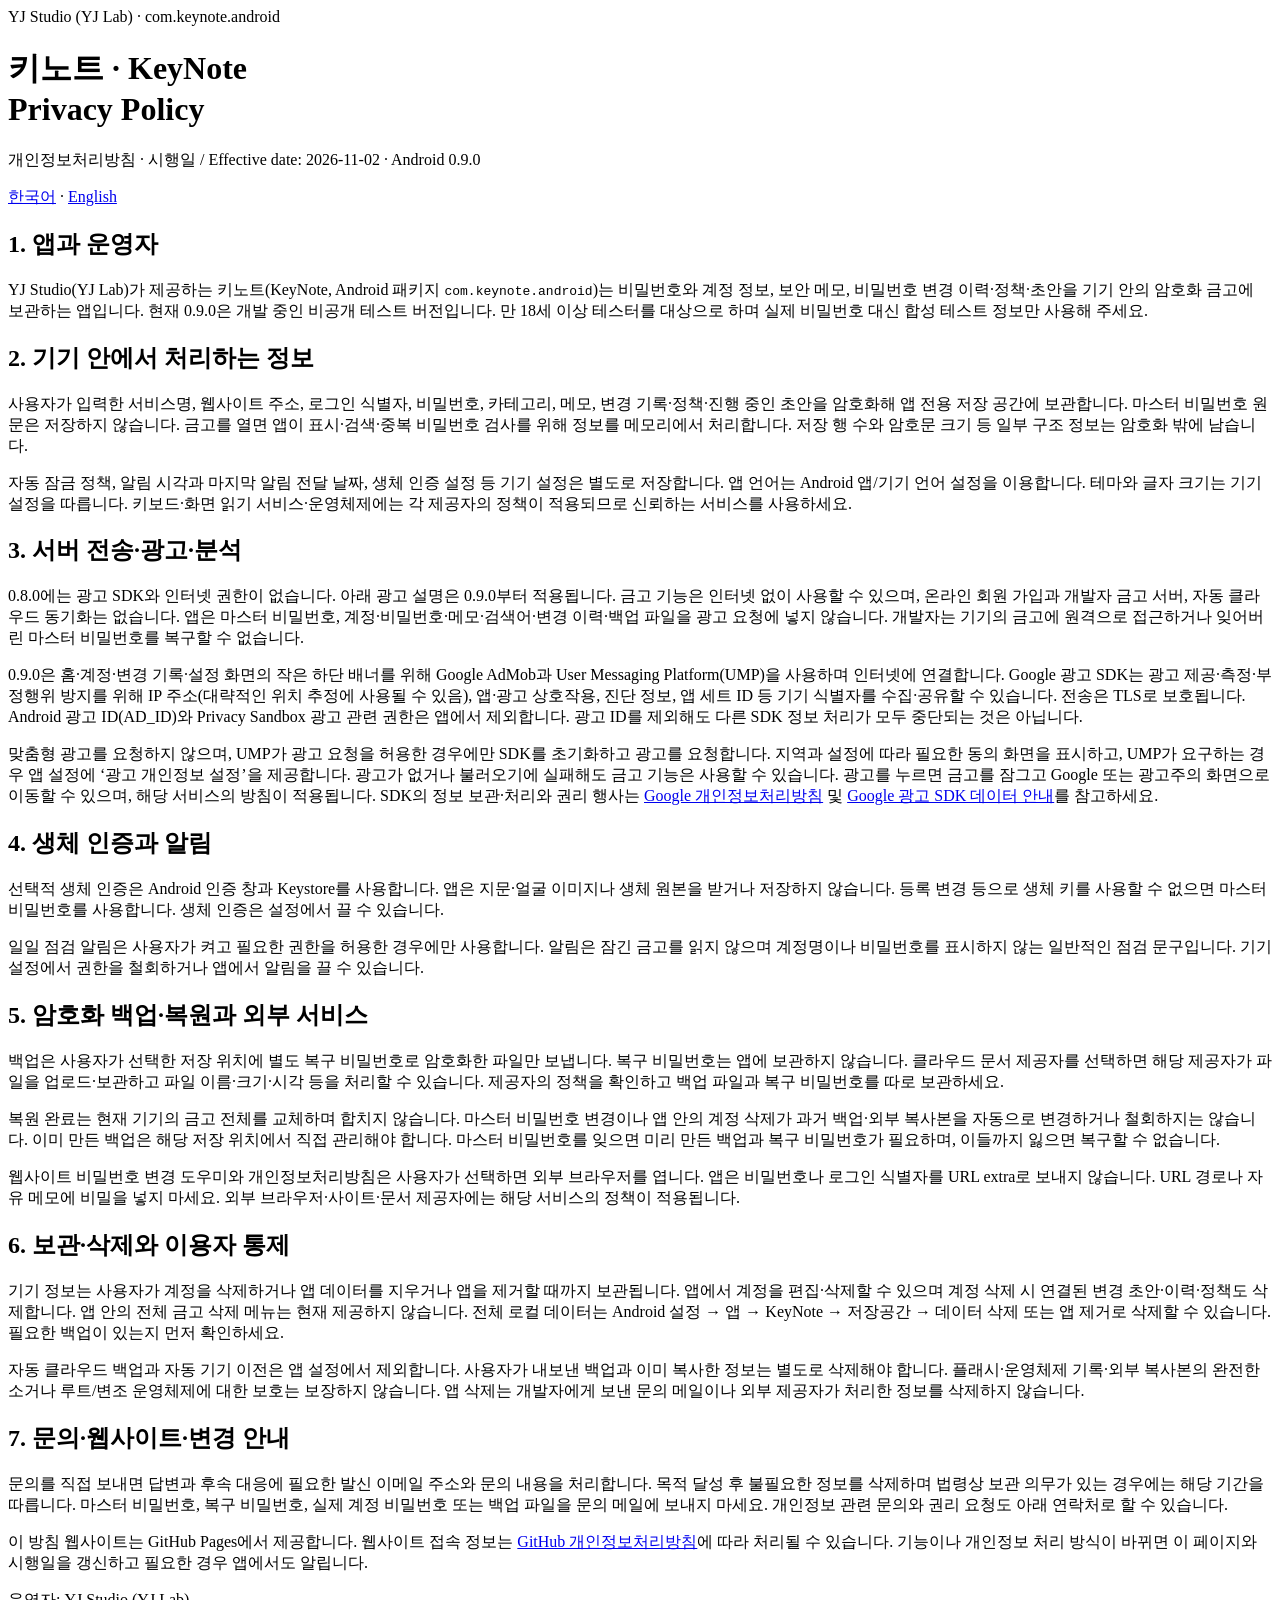
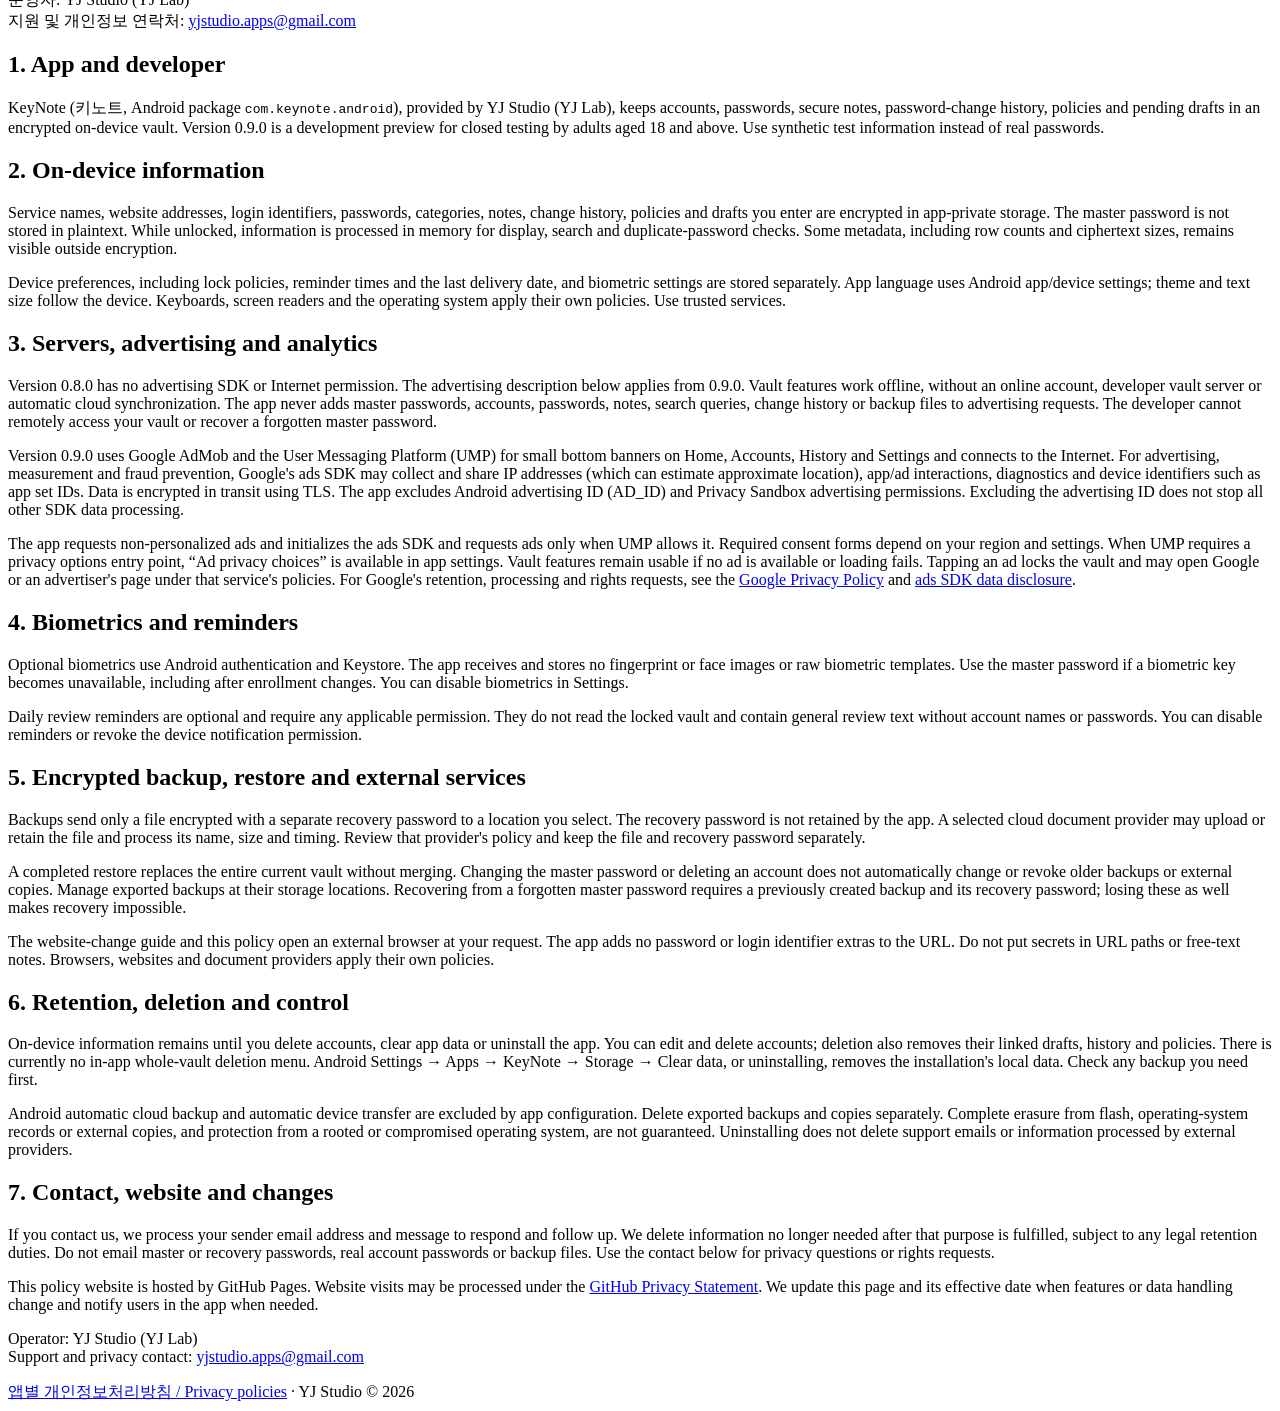
<file: privacy/keynote/0.9.0.html>
<!doctype html>
<html lang="ko">
<head>
  <meta charset="utf-8">
  <meta name="viewport" content="width=device-width,initial-scale=1">
  <title>키노트 · KeyNote 개인정보처리방침 / Privacy Policy</title>
  <meta name="description" content="YJ Studio의 키노트(KeyNote) 개인정보처리방침 — 기기 내 암호화 금고, 백업 및 삭제 안내">
  <link rel="canonical" href="https://yjstudio-apps.github.io/privacy/keynote/">
  <link rel="stylesheet" href="https://yjstudio-apps.github.io/assets/style.css">
</head>
<body><main>
<header class="page">
  <span class="eyebrow">YJ Studio (YJ Lab) · com.keynote.android</span>
  <h1>키노트 · KeyNote<br><span lang="en">Privacy Policy</span></h1>
  <p class="meta">개인정보처리방침 · 시행일 / Effective date: 2026-11-02 · Android 0.9.0</p>
  <nav aria-label="Language"><a href="#ko">한국어</a> · <a href="#en">English</a></nav>
</header>
<section id="ko" lang="ko" aria-label="한국어 개인정보처리방침">
<h2>1. 앱과 운영자</h2>
<p>YJ Studio(YJ Lab)가 제공하는 키노트(KeyNote, Android 패키지 <code>com.keynote.android</code>)는 비밀번호와 계정 정보, 보안 메모, 비밀번호 변경 이력·정책·초안을 기기 안의 암호화 금고에 보관하는 앱입니다. 현재 0.9.0은 개발 중인 비공개 테스트 버전입니다. 만 18세 이상 테스터를 대상으로 하며 실제 비밀번호 대신 합성 테스트 정보만 사용해 주세요.</p>
<h2>2. 기기 안에서 처리하는 정보</h2>
<p>사용자가 입력한 서비스명, 웹사이트 주소, 로그인 식별자, 비밀번호, 카테고리, 메모, 변경 기록·정책·진행 중인 초안을 암호화해 앱 전용 저장 공간에 보관합니다. 마스터 비밀번호 원문은 저장하지 않습니다. 금고를 열면 앱이 표시·검색·중복 비밀번호 검사를 위해 정보를 메모리에서 처리합니다. 저장 행 수와 암호문 크기 등 일부 구조 정보는 암호화 밖에 남습니다.</p>
<p>자동 잠금 정책, 알림 시각과 마지막 알림 전달 날짜, 생체 인증 설정 등 기기 설정은 별도로 저장합니다. 앱 언어는 Android 앱/기기 언어 설정을 이용합니다. 테마와 글자 크기는 기기 설정을 따릅니다. 키보드·화면 읽기 서비스·운영체제에는 각 제공자의 정책이 적용되므로 신뢰하는 서비스를 사용하세요.</p>
<h2>3. 서버 전송·광고·분석</h2>
<p>0.8.0에는 광고 SDK와 인터넷 권한이 없습니다. 아래 광고 설명은 0.9.0부터 적용됩니다. 금고 기능은 인터넷 없이 사용할 수 있으며, 온라인 회원 가입과 개발자 금고 서버, 자동 클라우드 동기화는 없습니다. 앱은 마스터 비밀번호, 계정·비밀번호·메모·검색어·변경 이력·백업 파일을 광고 요청에 넣지 않습니다. 개발자는 기기의 금고에 원격으로 접근하거나 잊어버린 마스터 비밀번호를 복구할 수 없습니다.</p>
<p>0.9.0은 홈·계정·변경 기록·설정 화면의 작은 하단 배너를 위해 Google AdMob과 User Messaging Platform(UMP)을 사용하며 인터넷에 연결합니다. Google 광고 SDK는 광고 제공·측정·부정행위 방지를 위해 IP 주소(대략적인 위치 추정에 사용될 수 있음), 앱·광고 상호작용, 진단 정보, 앱 세트 ID 등 기기 식별자를 수집·공유할 수 있습니다. 전송은 TLS로 보호됩니다. Android 광고 ID(AD_ID)와 Privacy Sandbox 광고 관련 권한은 앱에서 제외합니다. 광고 ID를 제외해도 다른 SDK 정보 처리가 모두 중단되는 것은 아닙니다.</p>
<p>맞춤형 광고를 요청하지 않으며, UMP가 광고 요청을 허용한 경우에만 SDK를 초기화하고 광고를 요청합니다. 지역과 설정에 따라 필요한 동의 화면을 표시하고, UMP가 요구하는 경우 앱 설정에 ‘광고 개인정보 설정’을 제공합니다. 광고가 없거나 불러오기에 실패해도 금고 기능은 사용할 수 있습니다. 광고를 누르면 금고를 잠그고 Google 또는 광고주의 화면으로 이동할 수 있으며, 해당 서비스의 방침이 적용됩니다. SDK의 정보 보관·처리와 권리 행사는 <a href="https://policies.google.com/privacy">Google 개인정보처리방침</a> 및 <a href="https://developers.google.com/admob/android/privacy/play-data-disclosure">Google 광고 SDK 데이터 안내</a>를 참고하세요.</p>
<h2>4. 생체 인증과 알림</h2>
<p>선택적 생체 인증은 Android 인증 창과 Keystore를 사용합니다. 앱은 지문·얼굴 이미지나 생체 원본을 받거나 저장하지 않습니다. 등록 변경 등으로 생체 키를 사용할 수 없으면 마스터 비밀번호를 사용합니다. 생체 인증은 설정에서 끌 수 있습니다.</p>
<p>일일 점검 알림은 사용자가 켜고 필요한 권한을 허용한 경우에만 사용합니다. 알림은 잠긴 금고를 읽지 않으며 계정명이나 비밀번호를 표시하지 않는 일반적인 점검 문구입니다. 기기 설정에서 권한을 철회하거나 앱에서 알림을 끌 수 있습니다.</p>
<h2>5. 암호화 백업·복원과 외부 서비스</h2>
<p>백업은 사용자가 선택한 저장 위치에 별도 복구 비밀번호로 암호화한 파일만 보냅니다. 복구 비밀번호는 앱에 보관하지 않습니다. 클라우드 문서 제공자를 선택하면 해당 제공자가 파일을 업로드·보관하고 파일 이름·크기·시각 등을 처리할 수 있습니다. 제공자의 정책을 확인하고 백업 파일과 복구 비밀번호를 따로 보관하세요.</p>
<p>복원 완료는 현재 기기의 금고 전체를 교체하며 합치지 않습니다. 마스터 비밀번호 변경이나 앱 안의 계정 삭제가 과거 백업·외부 복사본을 자동으로 변경하거나 철회하지는 않습니다. 이미 만든 백업은 해당 저장 위치에서 직접 관리해야 합니다. 마스터 비밀번호를 잊으면 미리 만든 백업과 복구 비밀번호가 필요하며, 이들까지 잃으면 복구할 수 없습니다.</p>
<p>웹사이트 비밀번호 변경 도우미와 개인정보처리방침은 사용자가 선택하면 외부 브라우저를 엽니다. 앱은 비밀번호나 로그인 식별자를 URL extra로 보내지 않습니다. URL 경로나 자유 메모에 비밀을 넣지 마세요. 외부 브라우저·사이트·문서 제공자에는 해당 서비스의 정책이 적용됩니다.</p>
<h2>6. 보관·삭제와 이용자 통제</h2>
<p>기기 정보는 사용자가 계정을 삭제하거나 앱 데이터를 지우거나 앱을 제거할 때까지 보관됩니다. 앱에서 계정을 편집·삭제할 수 있으며 계정 삭제 시 연결된 변경 초안·이력·정책도 삭제합니다. 앱 안의 전체 금고 삭제 메뉴는 현재 제공하지 않습니다. 전체 로컬 데이터는 Android 설정 → 앱 → KeyNote → 저장공간 → 데이터 삭제 또는 앱 제거로 삭제할 수 있습니다. 필요한 백업이 있는지 먼저 확인하세요.</p>
<p>자동 클라우드 백업과 자동 기기 이전은 앱 설정에서 제외합니다. 사용자가 내보낸 백업과 이미 복사한 정보는 별도로 삭제해야 합니다. 플래시·운영체제 기록·외부 복사본의 완전한 소거나 루트/변조 운영체제에 대한 보호는 보장하지 않습니다. 앱 삭제는 개발자에게 보낸 문의 메일이나 외부 제공자가 처리한 정보를 삭제하지 않습니다.</p>
<h2>7. 문의·웹사이트·변경 안내</h2>
<p>문의를 직접 보내면 답변과 후속 대응에 필요한 발신 이메일 주소와 문의 내용을 처리합니다. 목적 달성 후 불필요한 정보를 삭제하며 법령상 보관 의무가 있는 경우에는 해당 기간을 따릅니다. 마스터 비밀번호, 복구 비밀번호, 실제 계정 비밀번호 또는 백업 파일을 문의 메일에 보내지 마세요. 개인정보 관련 문의와 권리 요청도 아래 연락처로 할 수 있습니다.</p>
<p>이 방침 웹사이트는 GitHub Pages에서 제공합니다. 웹사이트 접속 정보는 <a href="https://docs.github.com/en/site-policy/privacy-policies/github-general-privacy-statement">GitHub 개인정보처리방침</a>에 따라 처리될 수 있습니다. 기능이나 개인정보 처리 방식이 바뀌면 이 페이지와 시행일을 갱신하고 필요한 경우 앱에서도 알립니다.</p>
<p>운영자: YJ Studio (YJ Lab)<br>지원 및 개인정보 연락처: <a href="mailto:yjstudio.apps@gmail.com">yjstudio.apps@gmail.com</a></p>
</section>
<section id="en" lang="en" aria-label="English privacy policy">
<h2>1. App and developer</h2>
<p>KeyNote (키노트, Android package <code>com.keynote.android</code>), provided by YJ Studio (YJ Lab), keeps accounts, passwords, secure notes, password-change history, policies and pending drafts in an encrypted on-device vault. Version 0.9.0 is a development preview for closed testing by adults aged 18 and above. Use synthetic test information instead of real passwords.</p>
<h2>2. On-device information</h2>
<p>Service names, website addresses, login identifiers, passwords, categories, notes, change history, policies and drafts you enter are encrypted in app-private storage. The master password is not stored in plaintext. While unlocked, information is processed in memory for display, search and duplicate-password checks. Some metadata, including row counts and ciphertext sizes, remains visible outside encryption.</p>
<p>Device preferences, including lock policies, reminder times and the last delivery date, and biometric settings are stored separately. App language uses Android app/device settings; theme and text size follow the device. Keyboards, screen readers and the operating system apply their own policies. Use trusted services.</p>
<h2>3. Servers, advertising and analytics</h2>
<p>Version 0.8.0 has no advertising SDK or Internet permission. The advertising description below applies from 0.9.0. Vault features work offline, without an online account, developer vault server or automatic cloud synchronization. The app never adds master passwords, accounts, passwords, notes, search queries, change history or backup files to advertising requests. The developer cannot remotely access your vault or recover a forgotten master password.</p>
<p>Version 0.9.0 uses Google AdMob and the User Messaging Platform (UMP) for small bottom banners on Home, Accounts, History and Settings and connects to the Internet. For advertising, measurement and fraud prevention, Google's ads SDK may collect and share IP addresses (which can estimate approximate location), app/ad interactions, diagnostics and device identifiers such as app set IDs. Data is encrypted in transit using TLS. The app excludes Android advertising ID (AD_ID) and Privacy Sandbox advertising permissions. Excluding the advertising ID does not stop all other SDK data processing.</p>
<p>The app requests non-personalized ads and initializes the ads SDK and requests ads only when UMP allows it. Required consent forms depend on your region and settings. When UMP requires a privacy options entry point, “Ad privacy choices” is available in app settings. Vault features remain usable if no ad is available or loading fails. Tapping an ad locks the vault and may open Google or an advertiser's page under that service's policies. For Google's retention, processing and rights requests, see the <a href="https://policies.google.com/privacy">Google Privacy Policy</a> and <a href="https://developers.google.com/admob/android/privacy/play-data-disclosure">ads SDK data disclosure</a>.</p>
<h2>4. Biometrics and reminders</h2>
<p>Optional biometrics use Android authentication and Keystore. The app receives and stores no fingerprint or face images or raw biometric templates. Use the master password if a biometric key becomes unavailable, including after enrollment changes. You can disable biometrics in Settings.</p>
<p>Daily review reminders are optional and require any applicable permission. They do not read the locked vault and contain general review text without account names or passwords. You can disable reminders or revoke the device notification permission.</p>
<h2>5. Encrypted backup, restore and external services</h2>
<p>Backups send only a file encrypted with a separate recovery password to a location you select. The recovery password is not retained by the app. A selected cloud document provider may upload or retain the file and process its name, size and timing. Review that provider's policy and keep the file and recovery password separately.</p>
<p>A completed restore replaces the entire current vault without merging. Changing the master password or deleting an account does not automatically change or revoke older backups or external copies. Manage exported backups at their storage locations. Recovering from a forgotten master password requires a previously created backup and its recovery password; losing these as well makes recovery impossible.</p>
<p>The website-change guide and this policy open an external browser at your request. The app adds no password or login identifier extras to the URL. Do not put secrets in URL paths or free-text notes. Browsers, websites and document providers apply their own policies.</p>
<h2>6. Retention, deletion and control</h2>
<p>On-device information remains until you delete accounts, clear app data or uninstall the app. You can edit and delete accounts; deletion also removes their linked drafts, history and policies. There is currently no in-app whole-vault deletion menu. Android Settings → Apps → KeyNote → Storage → Clear data, or uninstalling, removes the installation's local data. Check any backup you need first.</p>
<p>Android automatic cloud backup and automatic device transfer are excluded by app configuration. Delete exported backups and copies separately. Complete erasure from flash, operating-system records or external copies, and protection from a rooted or compromised operating system, are not guaranteed. Uninstalling does not delete support emails or information processed by external providers.</p>
<h2>7. Contact, website and changes</h2>
<p>If you contact us, we process your sender email address and message to respond and follow up. We delete information no longer needed after that purpose is fulfilled, subject to any legal retention duties. Do not email master or recovery passwords, real account passwords or backup files. Use the contact below for privacy questions or rights requests.</p>
<p>This policy website is hosted by GitHub Pages. Website visits may be processed under the <a href="https://docs.github.com/en/site-policy/privacy-policies/github-general-privacy-statement">GitHub Privacy Statement</a>. We update this page and its effective date when features or data handling change and notify users in the app when needed.</p>
<p>Operator: YJ Studio (YJ Lab)<br>Support and privacy contact: <a href="mailto:yjstudio.apps@gmail.com">yjstudio.apps@gmail.com</a></p>
</section>
<footer><a href="https://yjstudio-apps.github.io/privacy/">앱별 개인정보처리방침 / Privacy policies</a> · YJ Studio © 2026</footer>
</main></body>
</html>
</file>
<file: games/games.css>
:root {
  color-scheme: dark;
  --bg: #111319;
  --surface: #1b1e27;
  --ink: #f7f5f0;
  --muted: #c3c5d0;
  --line: #3b3e49;
  --accent: #f6d687;
  font-family: system-ui, "Malgun Gothic", sans-serif;
}
* { box-sizing: border-box; }
body { margin: 0; color: var(--ink); background: var(--bg); line-height: 1.65; }
a { color: inherit; }
a:focus-visible { outline: 3px solid var(--accent); outline-offset: 4px; }
.wrap { width: min(1120px, calc(100% - 40px)); margin-inline: auto; }
.skip { position: absolute; inset: 8px auto auto 8px; padding: 8px 16px; background: var(--surface); z-index: 2; transform: translateY(-160%); }
.skip:focus { transform: none; }
.top, .foot, .section-head { display: flex; align-items: center; justify-content: space-between; gap: 12px; flex-wrap: wrap; }
.top { min-height: 76px; border-bottom: 1px solid var(--line); }
.brand { display: inline-flex; align-items: center; gap: 10px; font-weight: 800; text-decoration: none; min-height: 44px; }
.brand span { display: grid; place-items: center; width: 34px; height: 34px; border-radius: 8px; background: var(--accent); color: var(--bg); }
.link { display: inline-flex; align-items: center; min-height: 44px; text-underline-offset: 4px; color: var(--muted); }
.link:hover { color: var(--ink); }
.hero { padding: clamp(38px, 8vw, 96px) 0 clamp(44px, 7vw, 76px); }
.eyebrow, .section-head span, .genre, .art span { font-size: .8rem; font-weight: 750; letter-spacing: .10em; }
.eyebrow { color: var(--accent); margin: 0 0 8px; }
h1, h2, h3 { line-height: 1.24; margin: 0; overflow-wrap: anywhere; }
h1 { font-size: clamp(2.2rem, 7vw, 5.4rem); letter-spacing: -.06em; }
h2 { font-size: clamp(1.4rem, 3vw, 2rem); }
h3 { font-size: clamp(1.3rem, 2.4vw, 1.8rem); letter-spacing: -.035em; }
.intro { max-width: 38rem; color: var(--muted); font-size: clamp(1rem, 2vw, 1.25rem); }
.cta { display: inline-flex; align-items: center; gap: 14px; min-height: 46px; padding: 8px 17px; border-radius: 8px; background: var(--accent); color: var(--bg); font-weight: 800; text-decoration: none; }
.cta:hover { background: #ffe5a9; }
.section-head { margin-bottom: 18px; }
.section-head span, .foot { color: var(--muted); }
.grid { counter-reset: game-number; display: grid; grid-template-columns: repeat(2, minmax(0, 1fr)); gap: 18px; }
.card { counter-increment: game-number; --tone: var(--accent); --art: #303647; display: flex; flex-direction: column; overflow: hidden; border: 1px solid var(--line); background: var(--surface); border-radius: 16px; }
.seal { --tone: #dbc4ff; --art: #3b2c5b; }
.lastwall { --tone: #ffb79e; --art: #593429; }
.castle { --tone: #b9d6ff; --art: #293f60; }
.alley { --tone: #c6ebb1; --art: #324a35; }
.art { position: relative; display: grid; place-items: center; min-height: 180px; padding: 26px; background: radial-gradient(ellipse at center, var(--art), #161922 78%); }
.game-number { position: absolute; top: 16px; left: 18px; color: var(--tone); }
.game-number::before { content: counter(game-number, decimal-leading-zero); }
.art img { display: block; width: 132px; height: 132px; object-fit: contain; border-radius: 16px; }
.content { display: flex; flex: 1; flex-direction: column; align-items: flex-start; padding: 18px clamp(16px, 3vw, 28px) 14px; }
.content p { margin: 0 0 12px; color: var(--muted); }
.content .genre { color: var(--tone); margin-bottom: 7px; }
.content .en { margin-top: 4px; font-size: .9rem; }
.content .link { margin-top: auto; }
.foot { margin-top: 52px; border-top: 1px solid var(--line); padding-block: 14px; }
@media (max-width: 650px) { .grid { grid-template-columns: minmax(0, 1fr); } }
</file>
